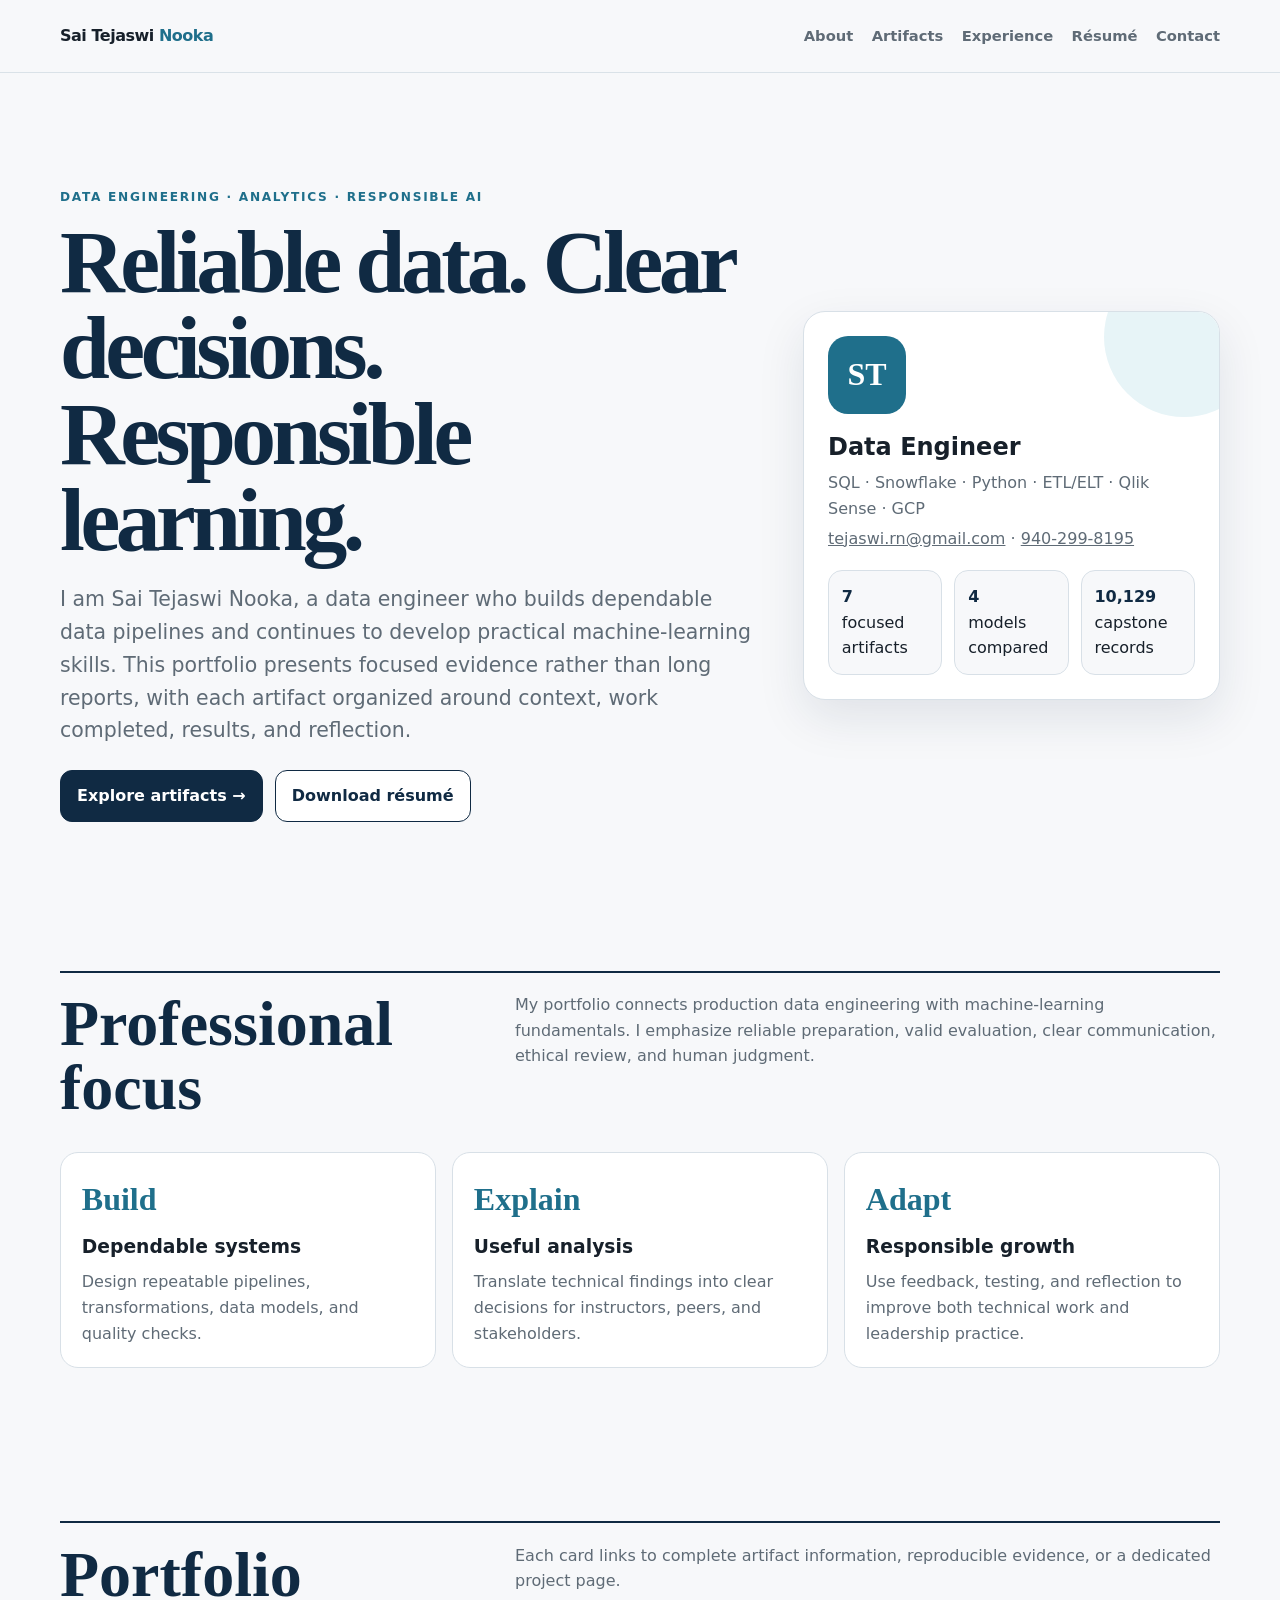
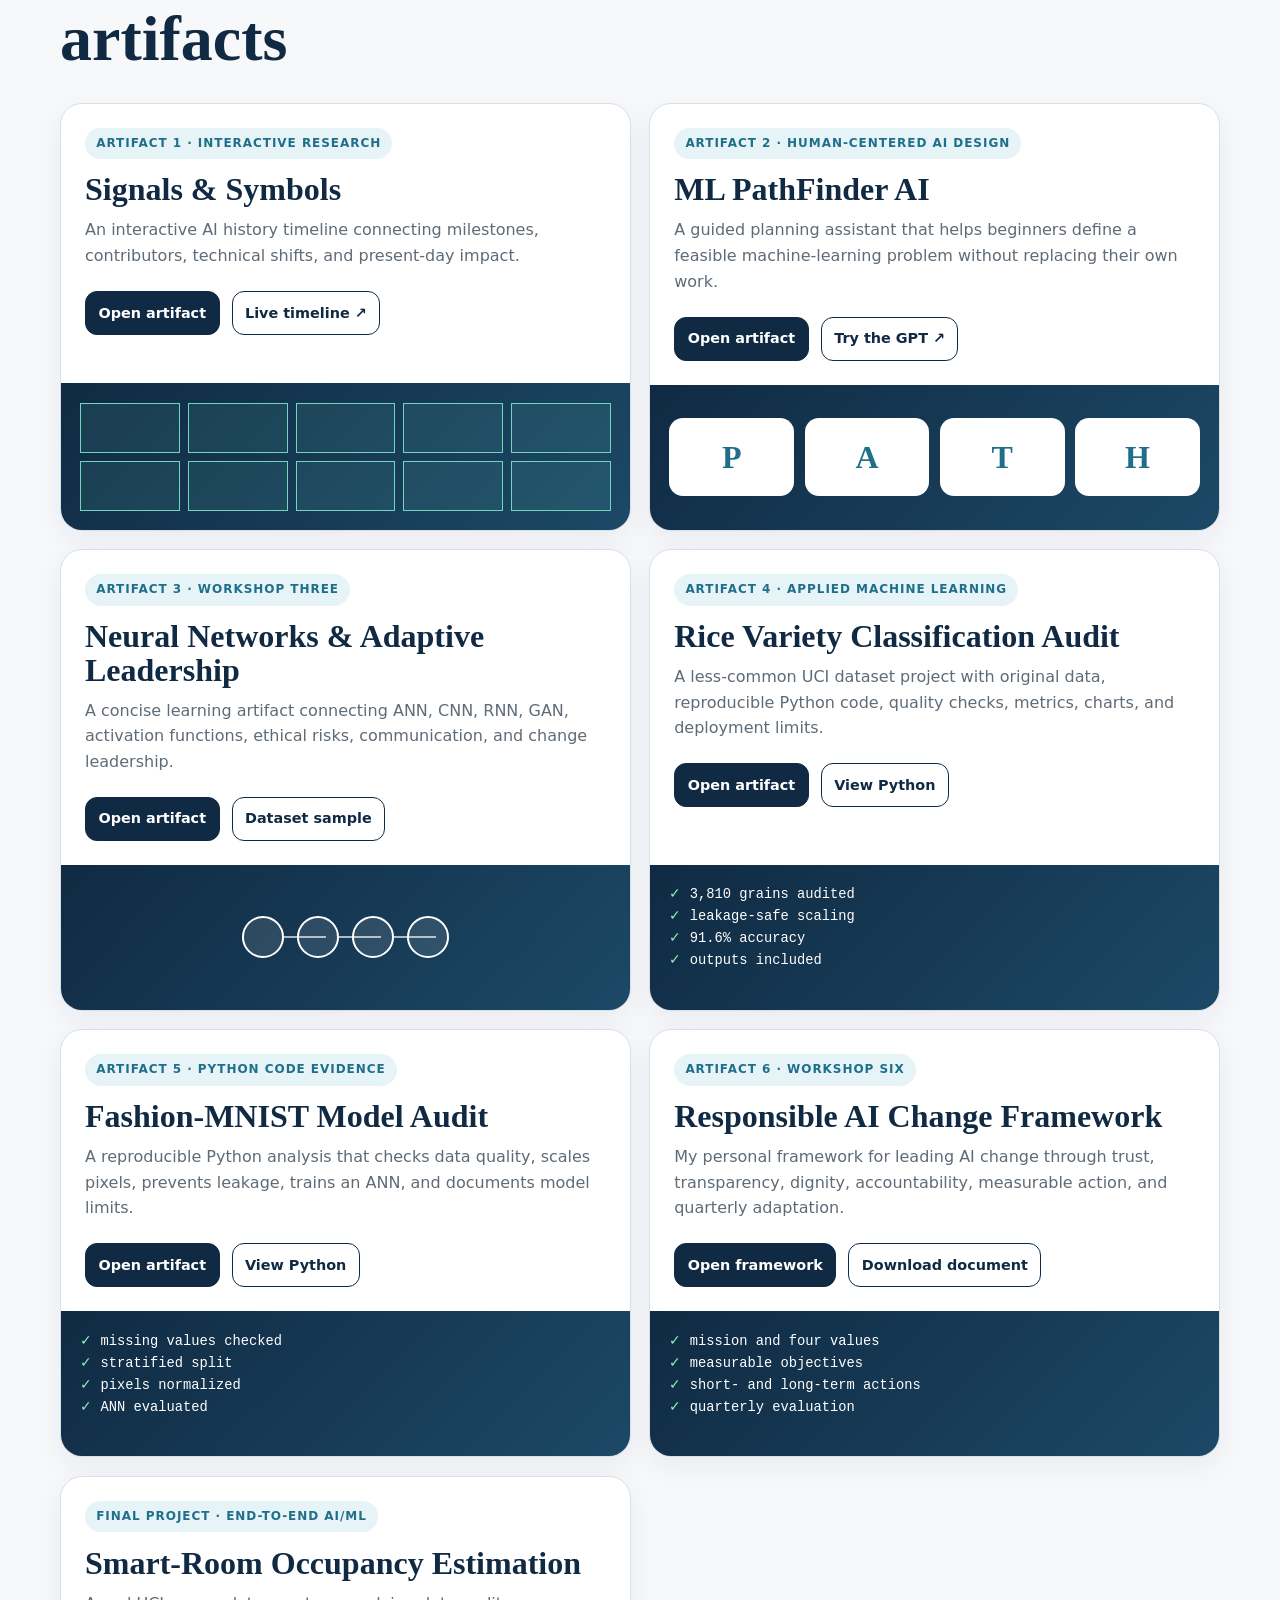
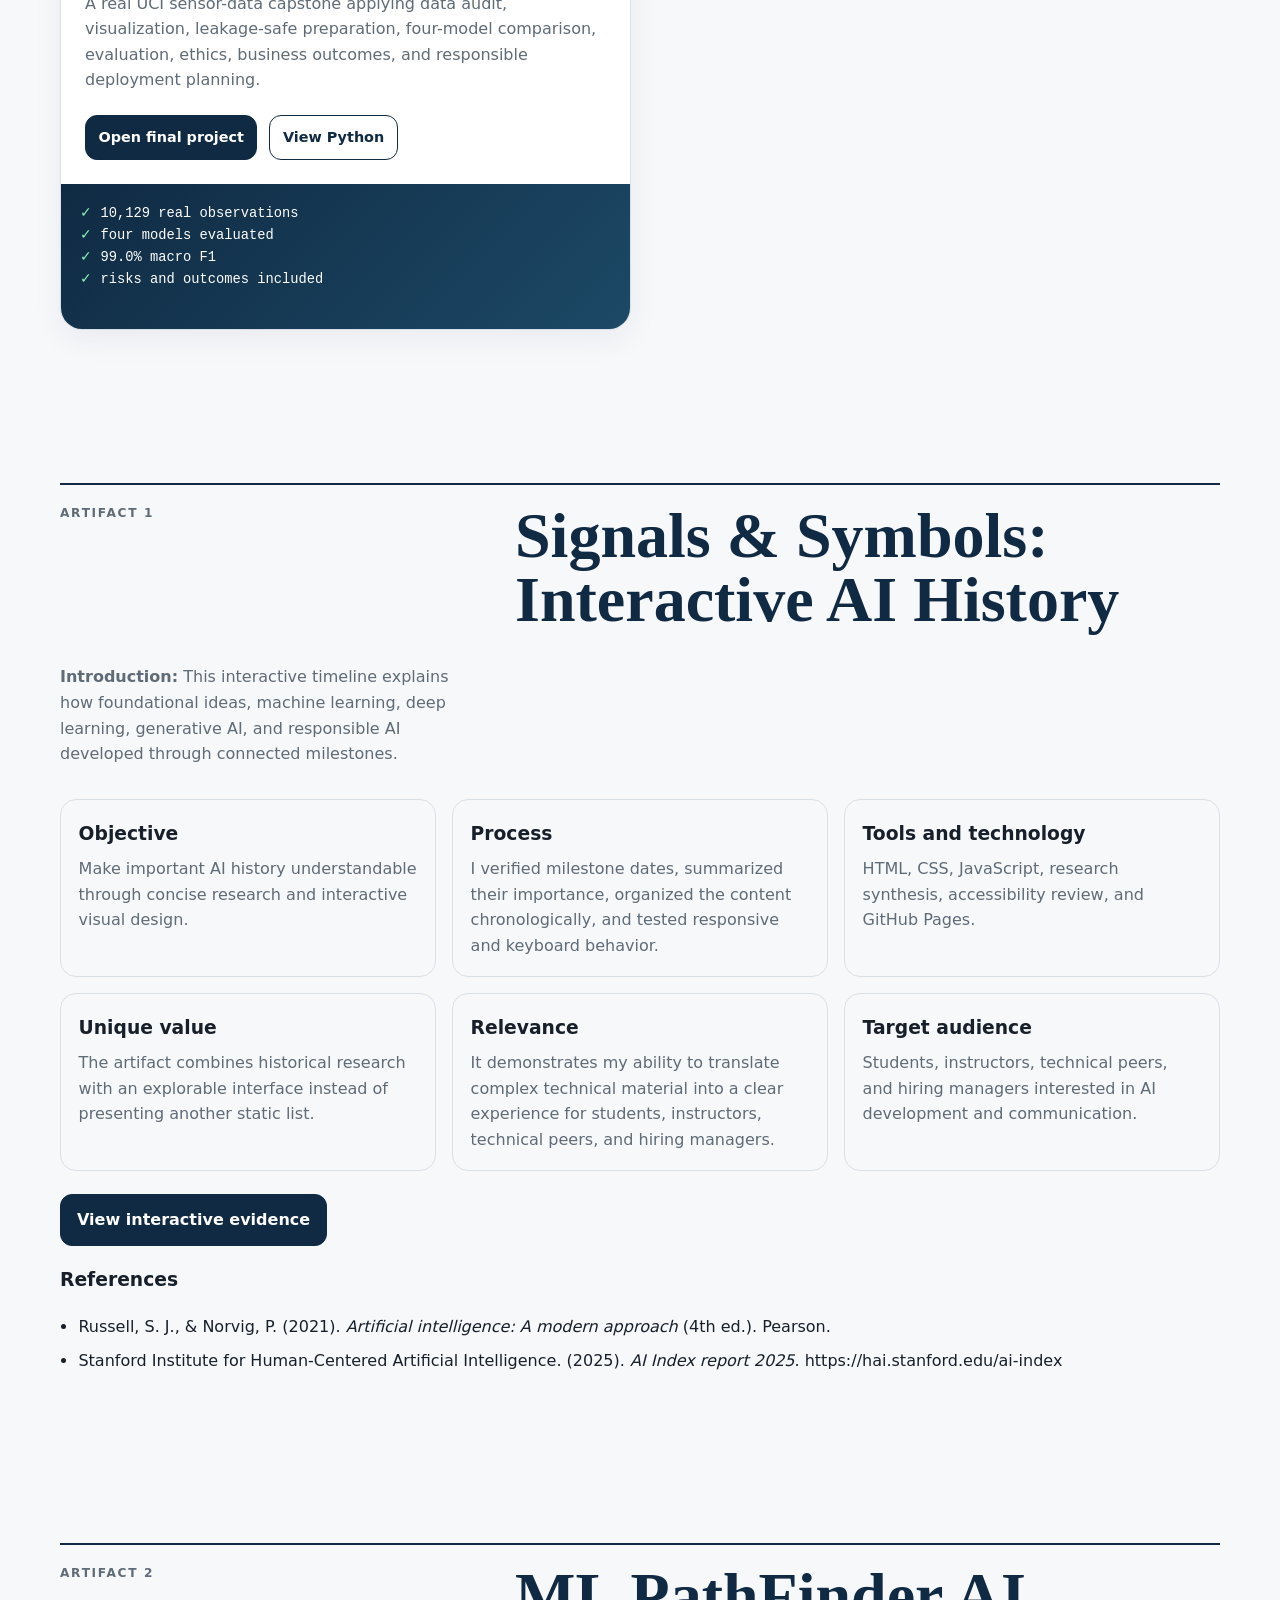
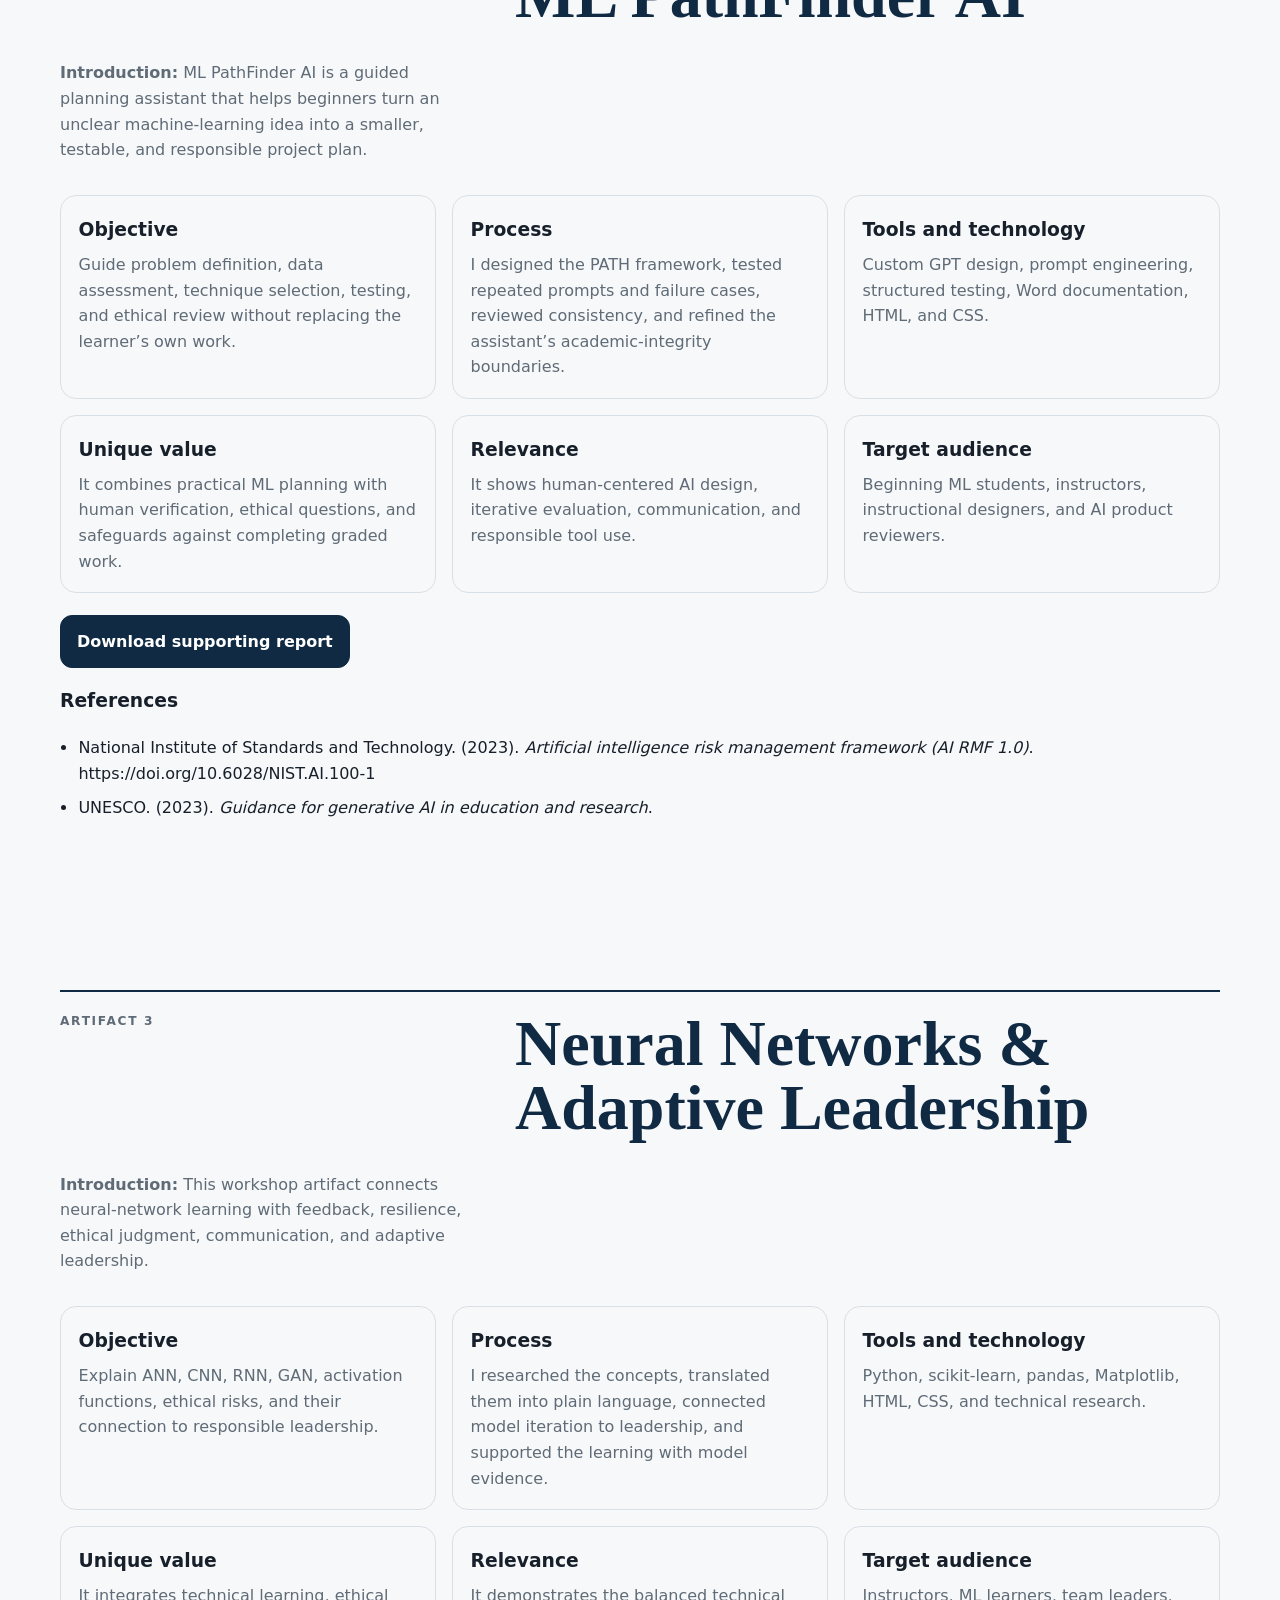
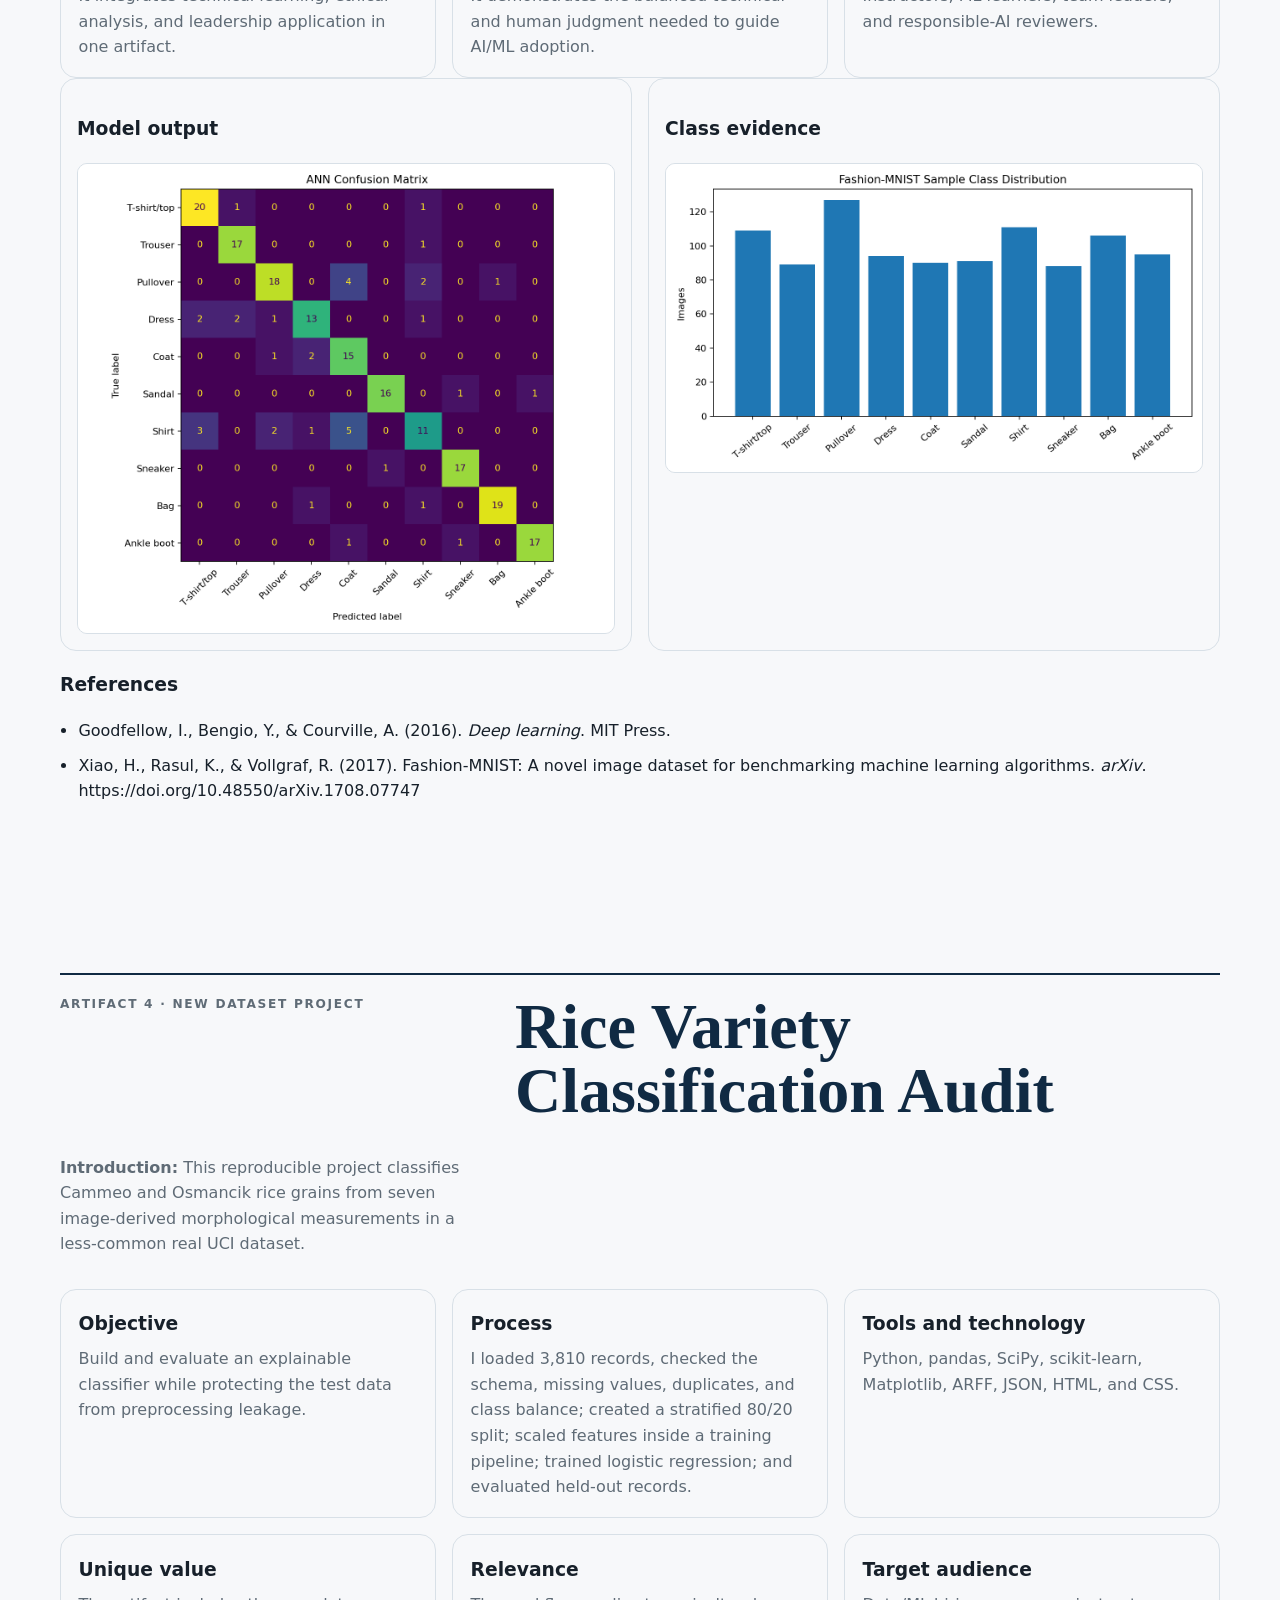
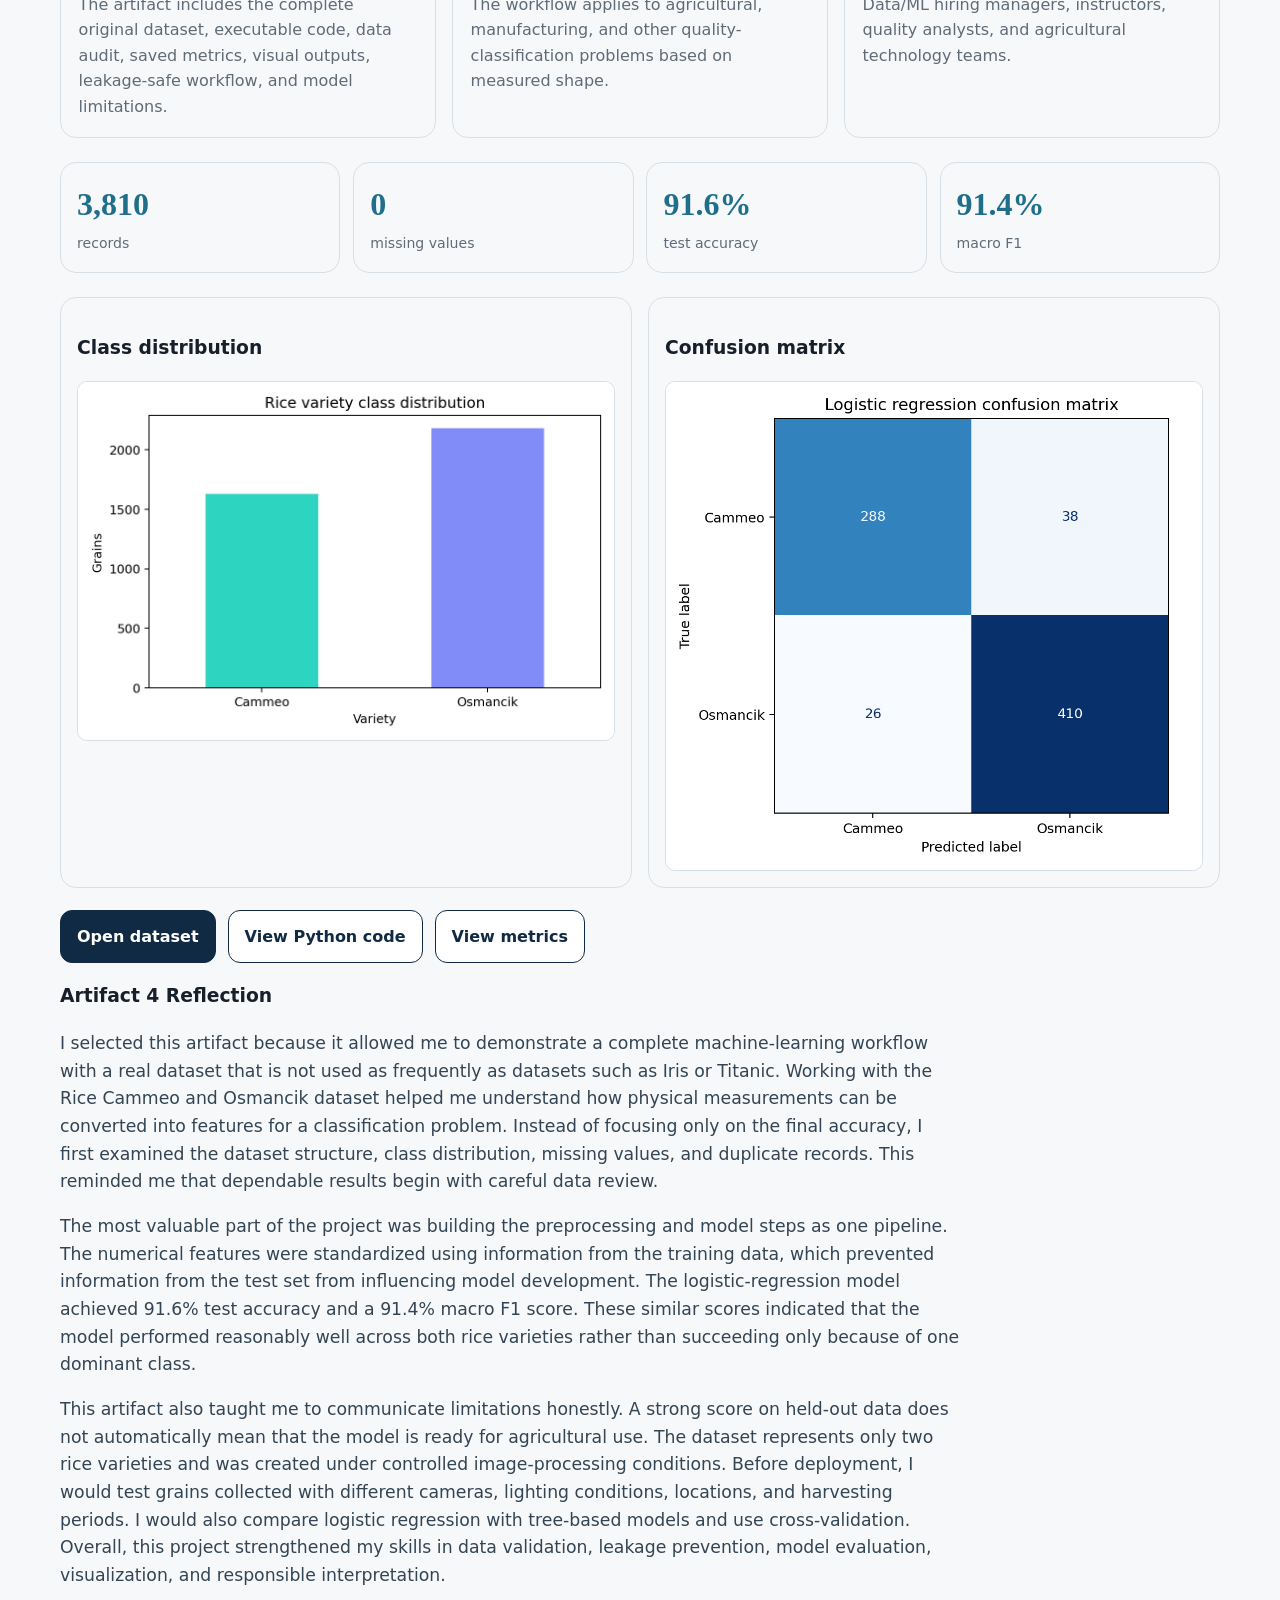
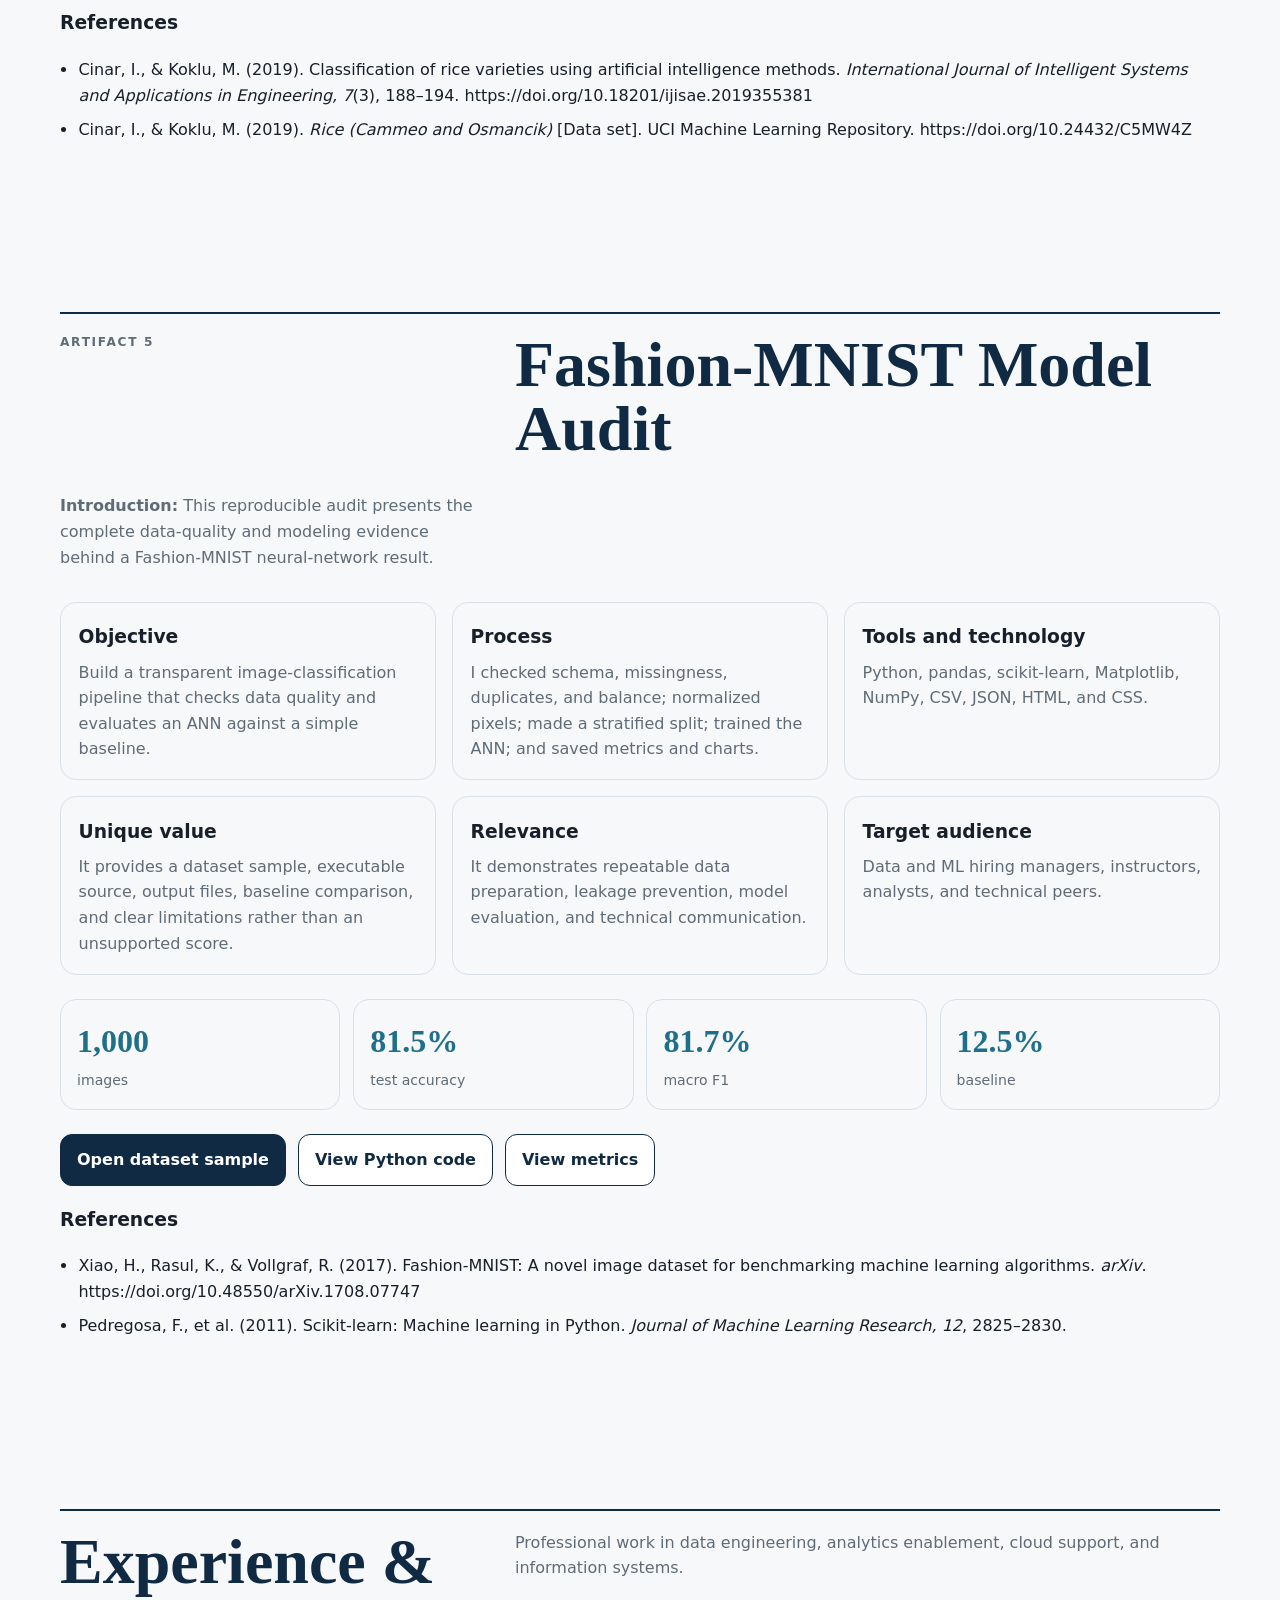
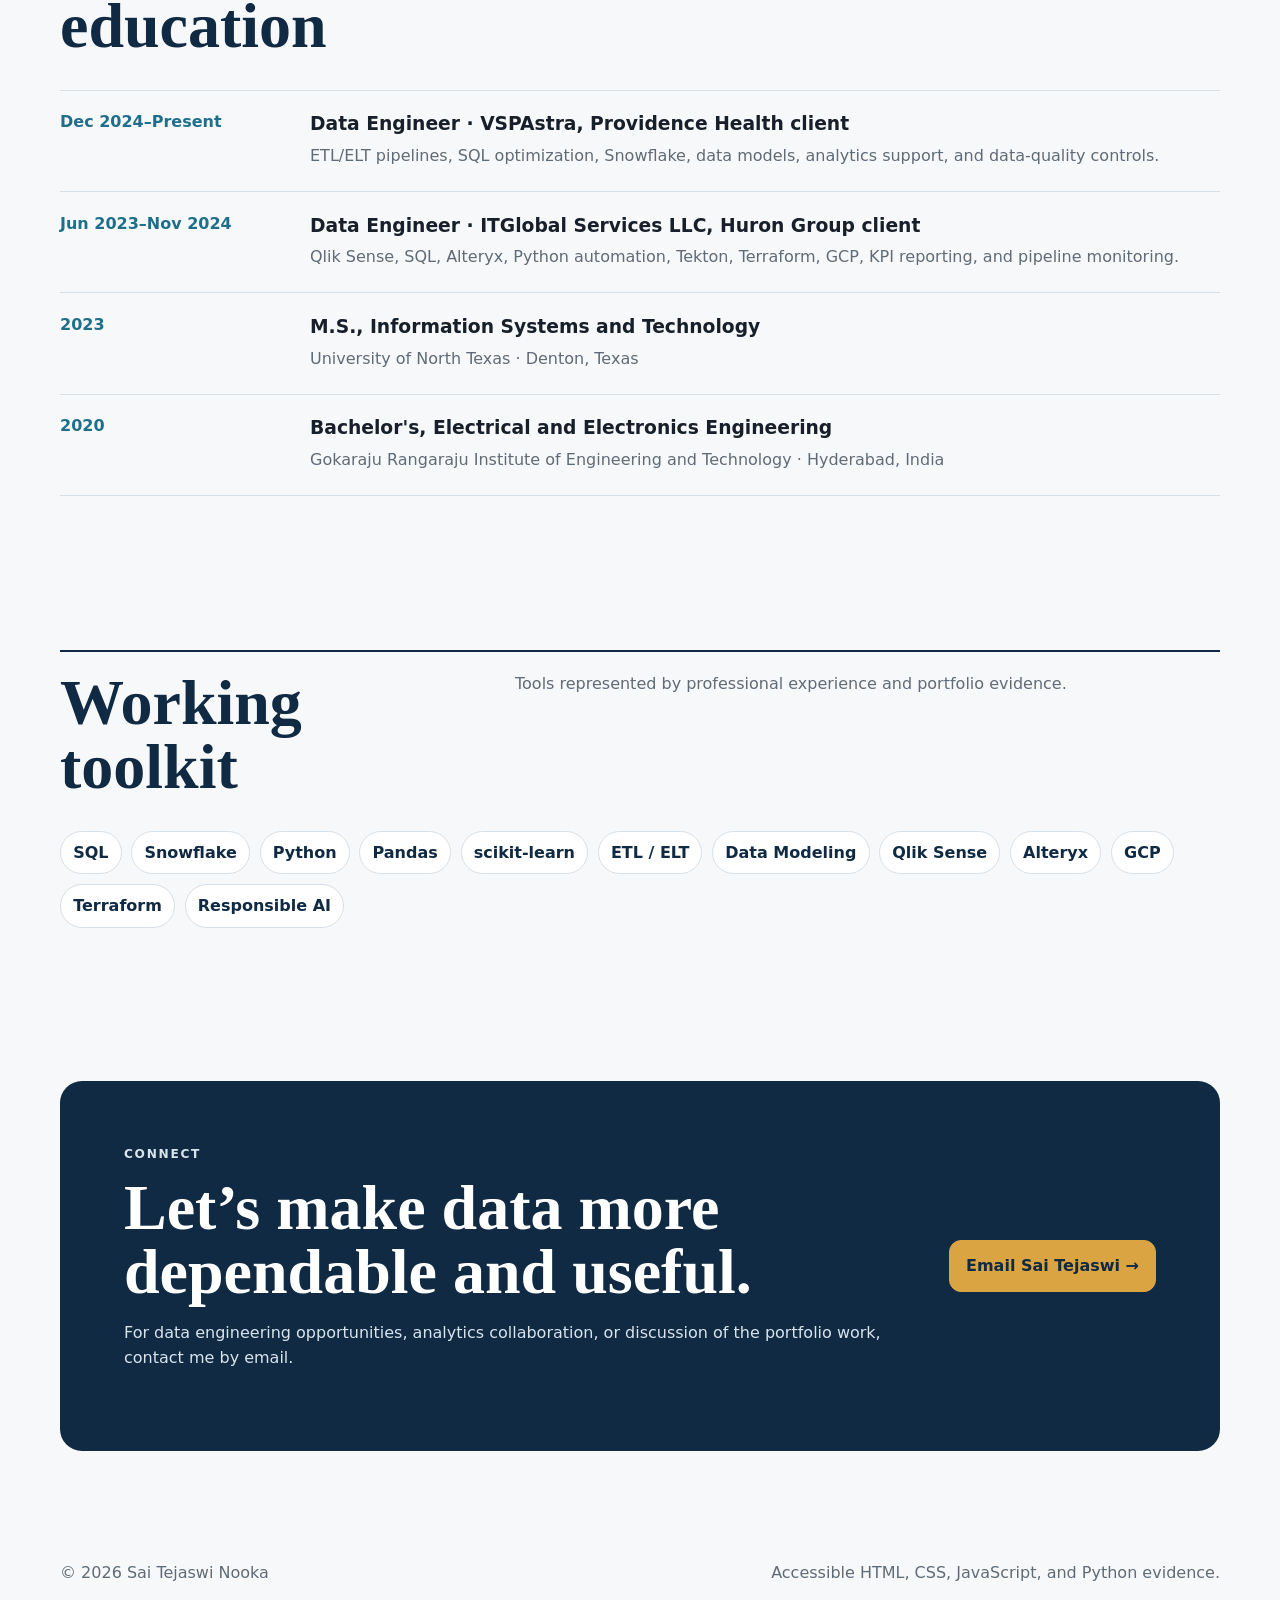
<file: index.html>
<!doctype html>
<html lang="en"><head><meta charset="utf-8"><meta name="viewport" content="width=device-width,initial-scale=1"><meta name="description" content="Professional portfolio of Sai Tejaswi Nooka featuring data engineering, AI, neural-network learning, and Python evidence."><title>Sai Tejaswi Nooka | Data Engineering & AI Portfolio</title><link rel="stylesheet" href="assets/styles.css"></head><body><a class="skip" href="#main">Skip to content</a><header class="site-header"><nav class="nav" aria-label="Primary navigation"><a class="brand" href="index.html">Sai Tejaswi <span>Nooka</span></a><button class="mobile-toggle" aria-expanded="false" aria-label="Toggle navigation">Menu</button><div class="nav-links"><a href="index.html#about">About</a><a href="index.html#artifacts">Artifacts</a><a href="index.html#experience">Experience</a><a href="resume.html">Résumé</a><a href="index.html#contact">Contact</a></div></nav></header><main id="main">
<section class="container hero">
  <div><p class="kicker">Data Engineering · Analytics · Responsible AI</p><h1>Reliable data. Clear decisions. Responsible learning.</h1><p class="hero-copy">I am Sai Tejaswi Nooka, a data engineer who builds dependable data pipelines and continues to develop practical machine-learning skills. This portfolio presents focused evidence rather than long reports, with each artifact organized around context, work completed, results, and reflection.</p><div class="actions"><a class="btn" href="#artifacts">Explore artifacts →</a><a class="btn secondary" href="Sai_Tejaswi_Nooka_Resume.docx">Download résumé</a></div></div>
  <aside class="profile-panel"><div class="monogram">ST</div><h2>Data Engineer</h2><p>SQL · Snowflake · Python · ETL/ELT · Qlik Sense · GCP</p><p><a href="mailto:tejaswi.rn@gmail.com">tejaswi.rn@gmail.com</a> · <a href="tel:+19402998195">940-299-8195</a></p><div class="quick-stats"><div><strong>7</strong><span>focused artifacts</span></div><div><strong>4</strong><span>models compared</span></div><div><strong>10,129</strong><span>capstone records</span></div></div></aside>
</section>
<section class="container section" id="about"><div class="section-head"><h2>Professional focus</h2><p>My portfolio connects production data engineering with machine-learning fundamentals. I emphasize reliable preparation, valid evaluation, clear communication, ethical review, and human judgment.</p></div><div class="value-grid"><article class="value-card"><strong>Build</strong><h3>Dependable systems</h3><p>Design repeatable pipelines, transformations, data models, and quality checks.</p></article><article class="value-card"><strong>Explain</strong><h3>Useful analysis</h3><p>Translate technical findings into clear decisions for instructors, peers, and stakeholders.</p></article><article class="value-card"><strong>Adapt</strong><h3>Responsible growth</h3><p>Use feedback, testing, and reflection to improve both technical work and leadership practice.</p></article></div></section>
<section class="container section" id="artifacts"><div class="section-head"><h2>Portfolio artifacts</h2><p>Each card links to complete artifact information, reproducible evidence, or a dedicated project page.</p></div><div class="artifact-grid">
<article class="artifact-card"><div class="card-top"><span class="tag">Artifact 1 · Interactive research</span><h3>Signals &amp; Symbols</h3><p>An interactive AI history timeline connecting milestones, contributors, technical shifts, and present-day impact.</p><div class="card-actions"><a class="btn small" href="#artifact-1">Open artifact</a><a class="btn small secondary" href="https://tejaswin2299.github.io/portfolio/" target="_blank" rel="noopener">Live timeline ↗</a></div></div><div class="card-visual timeline" aria-hidden="true"><span></span><span></span><span></span><span></span><span></span><span></span><span></span><span></span><span></span><span></span></div></article>
<article class="artifact-card"><div class="card-top"><span class="tag">Artifact 2 · Human-centered AI design</span><h3>ML PathFinder AI</h3><p>A guided planning assistant that helps beginners define a feasible machine-learning problem without replacing their own work.</p><div class="card-actions"><a class="btn small" href="#artifact-2">Open artifact</a><a class="btn small secondary" href="https://chatgpt.com/g/g-6a55047ff4548191a00dfd700e342e0c-ml-pathfinder-ai" target="_blank" rel="noopener">Try the GPT ↗</a></div></div><div class="card-visual path" aria-hidden="true"><b>P</b><b>A</b><b>T</b><b>H</b></div></article>
<article class="artifact-card"><div class="card-top"><span class="tag">Artifact 3 · Workshop Three</span><h3>Neural Networks &amp; Adaptive Leadership</h3><p>A concise learning artifact connecting ANN, CNN, RNN, GAN, activation functions, ethical risks, communication, and change leadership.</p><div class="card-actions"><a class="btn small" href="#artifact-3">Open artifact</a><a class="btn small secondary" href="data/fashion_mnist_kaggle_sample.csv">Dataset sample</a></div></div><div class="card-visual network" aria-hidden="true"><span class="node"></span><span class="node"></span><span class="node"></span><span class="node"></span></div></article>
<article class="artifact-card"><div class="card-top"><span class="tag">Artifact 4 · Applied machine learning</span><h3>Rice Variety Classification Audit</h3><p>A less-common UCI dataset project with original data, reproducible Python code, quality checks, metrics, charts, and deployment limits.</p><div class="card-actions"><a class="btn small" href="#artifact-4">Open artifact</a><a class="btn small secondary" href="evidence/rice_variety_analysis.py">View Python</a></div></div><div class="card-visual code" aria-hidden="true"><span><em>✓</em> 3,810 grains audited</span><span><em>✓</em> leakage-safe scaling</span><span><em>✓</em> 91.6% accuracy</span><span><em>✓</em> outputs included</span></div></article>
<article class="artifact-card"><div class="card-top"><span class="tag">Artifact 5 · Python code evidence</span><h3>Fashion-MNIST Model Audit</h3><p>A reproducible Python analysis that checks data quality, scales pixels, prevents leakage, trains an ANN, and documents model limits.</p><div class="card-actions"><a class="btn small" href="#artifact-5">Open artifact</a><a class="btn small secondary" href="evidence/fashion_mnist_analysis.py">View Python</a></div></div><div class="card-visual code" aria-hidden="true"><span><em>✓</em> missing values checked</span><span><em>✓</em> stratified split</span><span><em>✓</em> pixels normalized</span><span><em>✓</em> ANN evaluated</span></div></article>
<article class="artifact-card"><div class="card-top"><span class="tag">Artifact 6 · Workshop Six</span><h3>Responsible AI Change Framework</h3><p>My personal framework for leading AI change through trust, transparency, dignity, accountability, measurable action, and quarterly adaptation.</p><div class="card-actions"><a class="btn small" href="change-leader-framework.html">Open framework</a><a class="btn small secondary" href="evidence/Sai_Tejaswi_Nooka_Change_Leader_Framework.docx">Download document</a></div></div><div class="card-visual code" aria-hidden="true"><span><em>✓</em> mission and four values</span><span><em>✓</em> measurable objectives</span><span><em>✓</em> short- and long-term actions</span><span><em>✓</em> quarterly evaluation</span></div></article>
<article class="artifact-card"><div class="card-top"><span class="tag">Final Project · End-to-End AI/ML</span><h3>Smart-Room Occupancy Estimation</h3><p>A real UCI sensor-data capstone applying data audit, visualization, leakage-safe preparation, four-model comparison, evaluation, ethics, business outcomes, and responsible deployment planning.</p><div class="card-actions"><a class="btn small" href="occupancy-capstone.html">Open final project</a><a class="btn small secondary" href="evidence/occupancy_capstone_analysis.py">View Python</a></div></div><div class="card-visual code" aria-hidden="true"><span><em>✓</em> 10,129 real observations</span><span><em>✓</em> four models evaluated</span><span><em>✓</em> 99.0% macro F1</span><span><em>✓</em> risks and outcomes included</span></div></article>
</div></section>
<section class="container section artifact-detail" id="artifact-1">
  <div class="section-head"><p class="kicker">Artifact 1</p><h2>Signals &amp; Symbols: Interactive AI History</h2><p><strong>Introduction:</strong> This interactive timeline explains how foundational ideas, machine learning, deep learning, generative AI, and responsible AI developed through connected milestones.</p></div>
  <div class="info-grid">
    <article class="info-card"><h3>Objective</h3><p>Make important AI history understandable through concise research and interactive visual design.</p></article>
    <article class="info-card"><h3>Process</h3><p>I verified milestone dates, summarized their importance, organized the content chronologically, and tested responsive and keyboard behavior.</p></article>
    <article class="info-card"><h3>Tools and technology</h3><p>HTML, CSS, JavaScript, research synthesis, accessibility review, and GitHub Pages.</p></article>
    <article class="info-card"><h3>Unique value</h3><p>The artifact combines historical research with an explorable interface instead of presenting another static list.</p></article>
    <article class="info-card"><h3>Relevance</h3><p>It demonstrates my ability to translate complex technical material into a clear experience for students, instructors, technical peers, and hiring managers.</p></article>
    <article class="info-card"><h3>Target audience</h3><p>Students, instructors, technical peers, and hiring managers interested in AI development and communication.</p></article>
  </div>
  <div class="actions"><a class="btn" href="timeline.html">View interactive evidence</a></div>
  <h3>References</h3><ul class="clean-list"><li>Russell, S. J., &amp; Norvig, P. (2021). <em>Artificial intelligence: A modern approach</em> (4th ed.). Pearson.</li><li>Stanford Institute for Human-Centered Artificial Intelligence. (2025). <em>AI Index report 2025</em>. https://hai.stanford.edu/ai-index</li></ul>
</section>

<section class="container section artifact-detail" id="artifact-2">
  <div class="section-head"><p class="kicker">Artifact 2</p><h2>ML PathFinder AI</h2><p><strong>Introduction:</strong> ML PathFinder AI is a guided planning assistant that helps beginners turn an unclear machine-learning idea into a smaller, testable, and responsible project plan.</p></div>
  <div class="info-grid">
    <article class="info-card"><h3>Objective</h3><p>Guide problem definition, data assessment, technique selection, testing, and ethical review without replacing the learner’s own work.</p></article>
    <article class="info-card"><h3>Process</h3><p>I designed the PATH framework, tested repeated prompts and failure cases, reviewed consistency, and refined the assistant’s academic-integrity boundaries.</p></article>
    <article class="info-card"><h3>Tools and technology</h3><p>Custom GPT design, prompt engineering, structured testing, Word documentation, HTML, and CSS.</p></article>
    <article class="info-card"><h3>Unique value</h3><p>It combines practical ML planning with human verification, ethical questions, and safeguards against completing graded work.</p></article>
    <article class="info-card"><h3>Relevance</h3><p>It shows human-centered AI design, iterative evaluation, communication, and responsible tool use.</p></article>
    <article class="info-card"><h3>Target audience</h3><p>Beginning ML students, instructors, instructional designers, and AI product reviewers.</p></article>
  </div>
  <div class="actions"><a class="btn" href="ML_PathFinder_AI_Lab_Report.docx">Download supporting report</a></div>
  <h3>References</h3><ul class="clean-list"><li>National Institute of Standards and Technology. (2023). <em>Artificial intelligence risk management framework (AI RMF 1.0)</em>. https://doi.org/10.6028/NIST.AI.100-1</li><li>UNESCO. (2023). <em>Guidance for generative AI in education and research</em>.</li></ul>
</section>

<section class="container section artifact-detail" id="artifact-3">
  <div class="section-head"><p class="kicker">Artifact 3</p><h2>Neural Networks &amp; Adaptive Leadership</h2><p><strong>Introduction:</strong> This workshop artifact connects neural-network learning with feedback, resilience, ethical judgment, communication, and adaptive leadership.</p></div>
  <div class="info-grid">
    <article class="info-card"><h3>Objective</h3><p>Explain ANN, CNN, RNN, GAN, activation functions, ethical risks, and their connection to responsible leadership.</p></article>
    <article class="info-card"><h3>Process</h3><p>I researched the concepts, translated them into plain language, connected model iteration to leadership, and supported the learning with model evidence.</p></article>
    <article class="info-card"><h3>Tools and technology</h3><p>Python, scikit-learn, pandas, Matplotlib, HTML, CSS, and technical research.</p></article>
    <article class="info-card"><h3>Unique value</h3><p>It integrates technical learning, ethical analysis, and leadership application in one artifact.</p></article>
    <article class="info-card"><h3>Relevance</h3><p>It demonstrates the balanced technical and human judgment needed to guide AI/ML adoption.</p></article>
    <article class="info-card"><h3>Target audience</h3><p>Instructors, ML learners, team leaders, and responsible-AI reviewers.</p></article>
  </div>
  <div class="evidence-grid"><article class="evidence-card"><h3>Model output</h3><img src="evidence/outputs/confusion_matrix.png" alt="Fashion-MNIST model confusion matrix"></article><article class="evidence-card"><h3>Class evidence</h3><img src="evidence/outputs/class_distribution.png" alt="Fashion-MNIST class distribution"></article></div>
  <h3>References</h3><ul class="clean-list"><li>Goodfellow, I., Bengio, Y., &amp; Courville, A. (2016). <em>Deep learning</em>. MIT Press.</li><li>Xiao, H., Rasul, K., &amp; Vollgraf, R. (2017). Fashion-MNIST: A novel image dataset for benchmarking machine learning algorithms. <em>arXiv</em>. https://doi.org/10.48550/arXiv.1708.07747</li></ul>
</section>

<section class="container section artifact-detail" id="artifact-4">
  <div class="section-head"><p class="kicker">Artifact 4 · New dataset project</p><h2>Rice Variety Classification Audit</h2><p><strong>Introduction:</strong> This reproducible project classifies Cammeo and Osmancik rice grains from seven image-derived morphological measurements in a less-common real UCI dataset.</p></div>
  <div class="info-grid">
    <article class="info-card"><h3>Objective</h3><p>Build and evaluate an explainable classifier while protecting the test data from preprocessing leakage.</p></article>
    <article class="info-card"><h3>Process</h3><p>I loaded 3,810 records, checked the schema, missing values, duplicates, and class balance; created a stratified 80/20 split; scaled features inside a training pipeline; trained logistic regression; and evaluated held-out records.</p></article>
    <article class="info-card"><h3>Tools and technology</h3><p>Python, pandas, SciPy, scikit-learn, Matplotlib, ARFF, JSON, HTML, and CSS.</p></article>
    <article class="info-card"><h3>Unique value</h3><p>The artifact includes the complete original dataset, executable code, data audit, saved metrics, visual outputs, leakage-safe workflow, and model limitations.</p></article>
    <article class="info-card"><h3>Relevance</h3><p>The workflow applies to agricultural, manufacturing, and other quality-classification problems based on measured shape.</p></article>
    <article class="info-card"><h3>Target audience</h3><p>Data/ML hiring managers, instructors, quality analysts, and agricultural technology teams.</p></article>
  </div>
  <div class="metric-grid"><article class="metric"><strong>3,810</strong><span>records</span></article><article class="metric"><strong>0</strong><span>missing values</span></article><article class="metric"><strong>91.6%</strong><span>test accuracy</span></article><article class="metric"><strong>91.4%</strong><span>macro F1</span></article></div>
  <div class="evidence-grid"><article class="evidence-card"><h3>Class distribution</h3><img src="evidence/rice_outputs/rice_class_distribution.png" alt="Rice variety class distribution"></article><article class="evidence-card"><h3>Confusion matrix</h3><img src="evidence/rice_outputs/rice_confusion_matrix.png" alt="Rice variety classifier confusion matrix"></article></div>
  <div class="actions"><a class="btn" href="data/Rice_Cammeo_Osmancik.arff">Open dataset</a><a class="btn secondary" href="evidence/rice_variety_analysis.py">View Python code</a><a class="btn secondary" href="evidence/rice_outputs/rice_metrics.json">View metrics</a></div>
  <div class="reflection-copy"><h3>Artifact 4 Reflection</h3><p>I selected this artifact because it allowed me to demonstrate a complete machine-learning workflow with a real dataset that is not used as frequently as datasets such as Iris or Titanic. Working with the Rice Cammeo and Osmancik dataset helped me understand how physical measurements can be converted into features for a classification problem. Instead of focusing only on the final accuracy, I first examined the dataset structure, class distribution, missing values, and duplicate records. This reminded me that dependable results begin with careful data review.</p><p>The most valuable part of the project was building the preprocessing and model steps as one pipeline. The numerical features were standardized using information from the training data, which prevented information from the test set from influencing model development. The logistic-regression model achieved 91.6% test accuracy and a 91.4% macro F1 score. These similar scores indicated that the model performed reasonably well across both rice varieties rather than succeeding only because of one dominant class.</p><p>This artifact also taught me to communicate limitations honestly. A strong score on held-out data does not automatically mean that the model is ready for agricultural use. The dataset represents only two rice varieties and was created under controlled image-processing conditions. Before deployment, I would test grains collected with different cameras, lighting conditions, locations, and harvesting periods. I would also compare logistic regression with tree-based models and use cross-validation. Overall, this project strengthened my skills in data validation, leakage prevention, model evaluation, visualization, and responsible interpretation.</p></div>
  <h3>References</h3><ul class="clean-list"><li>Cinar, I., &amp; Koklu, M. (2019). Classification of rice varieties using artificial intelligence methods. <em>International Journal of Intelligent Systems and Applications in Engineering, 7</em>(3), 188–194. https://doi.org/10.18201/ijisae.2019355381</li><li>Cinar, I., &amp; Koklu, M. (2019). <em>Rice (Cammeo and Osmancik)</em> [Data set]. UCI Machine Learning Repository. https://doi.org/10.24432/C5MW4Z</li></ul>
</section>

<section class="container section artifact-detail" id="artifact-5">
  <div class="section-head"><p class="kicker">Artifact 5</p><h2>Fashion-MNIST Model Audit</h2><p><strong>Introduction:</strong> This reproducible audit presents the complete data-quality and modeling evidence behind a Fashion-MNIST neural-network result.</p></div>
  <div class="info-grid">
    <article class="info-card"><h3>Objective</h3><p>Build a transparent image-classification pipeline that checks data quality and evaluates an ANN against a simple baseline.</p></article>
    <article class="info-card"><h3>Process</h3><p>I checked schema, missingness, duplicates, and balance; normalized pixels; made a stratified split; trained the ANN; and saved metrics and charts.</p></article>
    <article class="info-card"><h3>Tools and technology</h3><p>Python, pandas, scikit-learn, Matplotlib, NumPy, CSV, JSON, HTML, and CSS.</p></article>
    <article class="info-card"><h3>Unique value</h3><p>It provides a dataset sample, executable source, output files, baseline comparison, and clear limitations rather than an unsupported score.</p></article>
    <article class="info-card"><h3>Relevance</h3><p>It demonstrates repeatable data preparation, leakage prevention, model evaluation, and technical communication.</p></article>
    <article class="info-card"><h3>Target audience</h3><p>Data and ML hiring managers, instructors, analysts, and technical peers.</p></article>
  </div>
  <div class="metric-grid"><article class="metric"><strong>1,000</strong><span>images</span></article><article class="metric"><strong>81.5%</strong><span>test accuracy</span></article><article class="metric"><strong>81.7%</strong><span>macro F1</span></article><article class="metric"><strong>12.5%</strong><span>baseline</span></article></div>
  <div class="actions"><a class="btn" href="data/fashion_mnist_kaggle_sample.csv">Open dataset sample</a><a class="btn secondary" href="evidence/fashion_mnist_analysis.py">View Python code</a><a class="btn secondary" href="evidence/outputs/metrics.json">View metrics</a></div>
  <h3>References</h3><ul class="clean-list"><li>Xiao, H., Rasul, K., &amp; Vollgraf, R. (2017). Fashion-MNIST: A novel image dataset for benchmarking machine learning algorithms. <em>arXiv</em>. https://doi.org/10.48550/arXiv.1708.07747</li><li>Pedregosa, F., et al. (2011). Scikit-learn: Machine learning in Python. <em>Journal of Machine Learning Research, 12</em>, 2825–2830.</li></ul>
</section>
<section class="container section" id="experience"><div class="section-head"><h2>Experience &amp; education</h2><p>Professional work in data engineering, analytics enablement, cloud support, and information systems.</p></div><div class="experience"><div class="experience-row"><div class="date">Dec 2024–Present</div><div><h3>Data Engineer · VSPAstra, Providence Health client</h3><p>ETL/ELT pipelines, SQL optimization, Snowflake, data models, analytics support, and data-quality controls.</p></div></div><div class="experience-row"><div class="date">Jun 2023–Nov 2024</div><div><h3>Data Engineer · ITGlobal Services LLC, Huron Group client</h3><p>Qlik Sense, SQL, Alteryx, Python automation, Tekton, Terraform, GCP, KPI reporting, and pipeline monitoring.</p></div></div><div class="experience-row"><div class="date">2023</div><div><h3>M.S., Information Systems and Technology</h3><p>University of North Texas · Denton, Texas</p></div></div><div class="experience-row"><div class="date">2020</div><div><h3>Bachelor's, Electrical and Electronics Engineering</h3><p>Gokaraju Rangaraju Institute of Engineering and Technology · Hyderabad, India</p></div></div></div></section>
<section class="container section"><div class="section-head"><h2>Working toolkit</h2><p>Tools represented by professional experience and portfolio evidence.</p></div><div class="skills"><span class="skill">SQL</span><span class="skill">Snowflake</span><span class="skill">Python</span><span class="skill">Pandas</span><span class="skill">scikit-learn</span><span class="skill">ETL / ELT</span><span class="skill">Data Modeling</span><span class="skill">Qlik Sense</span><span class="skill">Alteryx</span><span class="skill">GCP</span><span class="skill">Terraform</span><span class="skill">Responsible AI</span></div></section>
<section class="container section" id="contact"><div class="contact"><div><p class="kicker">Connect</p><h2>Let’s make data more dependable and useful.</h2><p>For data engineering opportunities, analytics collaboration, or discussion of the portfolio work, contact me by email.</p></div><a class="btn" href="mailto:tejaswi.rn@gmail.com">Email Sai Tejaswi →</a></div></section>
</main><footer class="container"><span>© 2026 Sai Tejaswi Nooka</span><span>Accessible HTML, CSS, JavaScript, and Python evidence.</span></footer><script src="assets/site.js"></script></body></html>
</file>
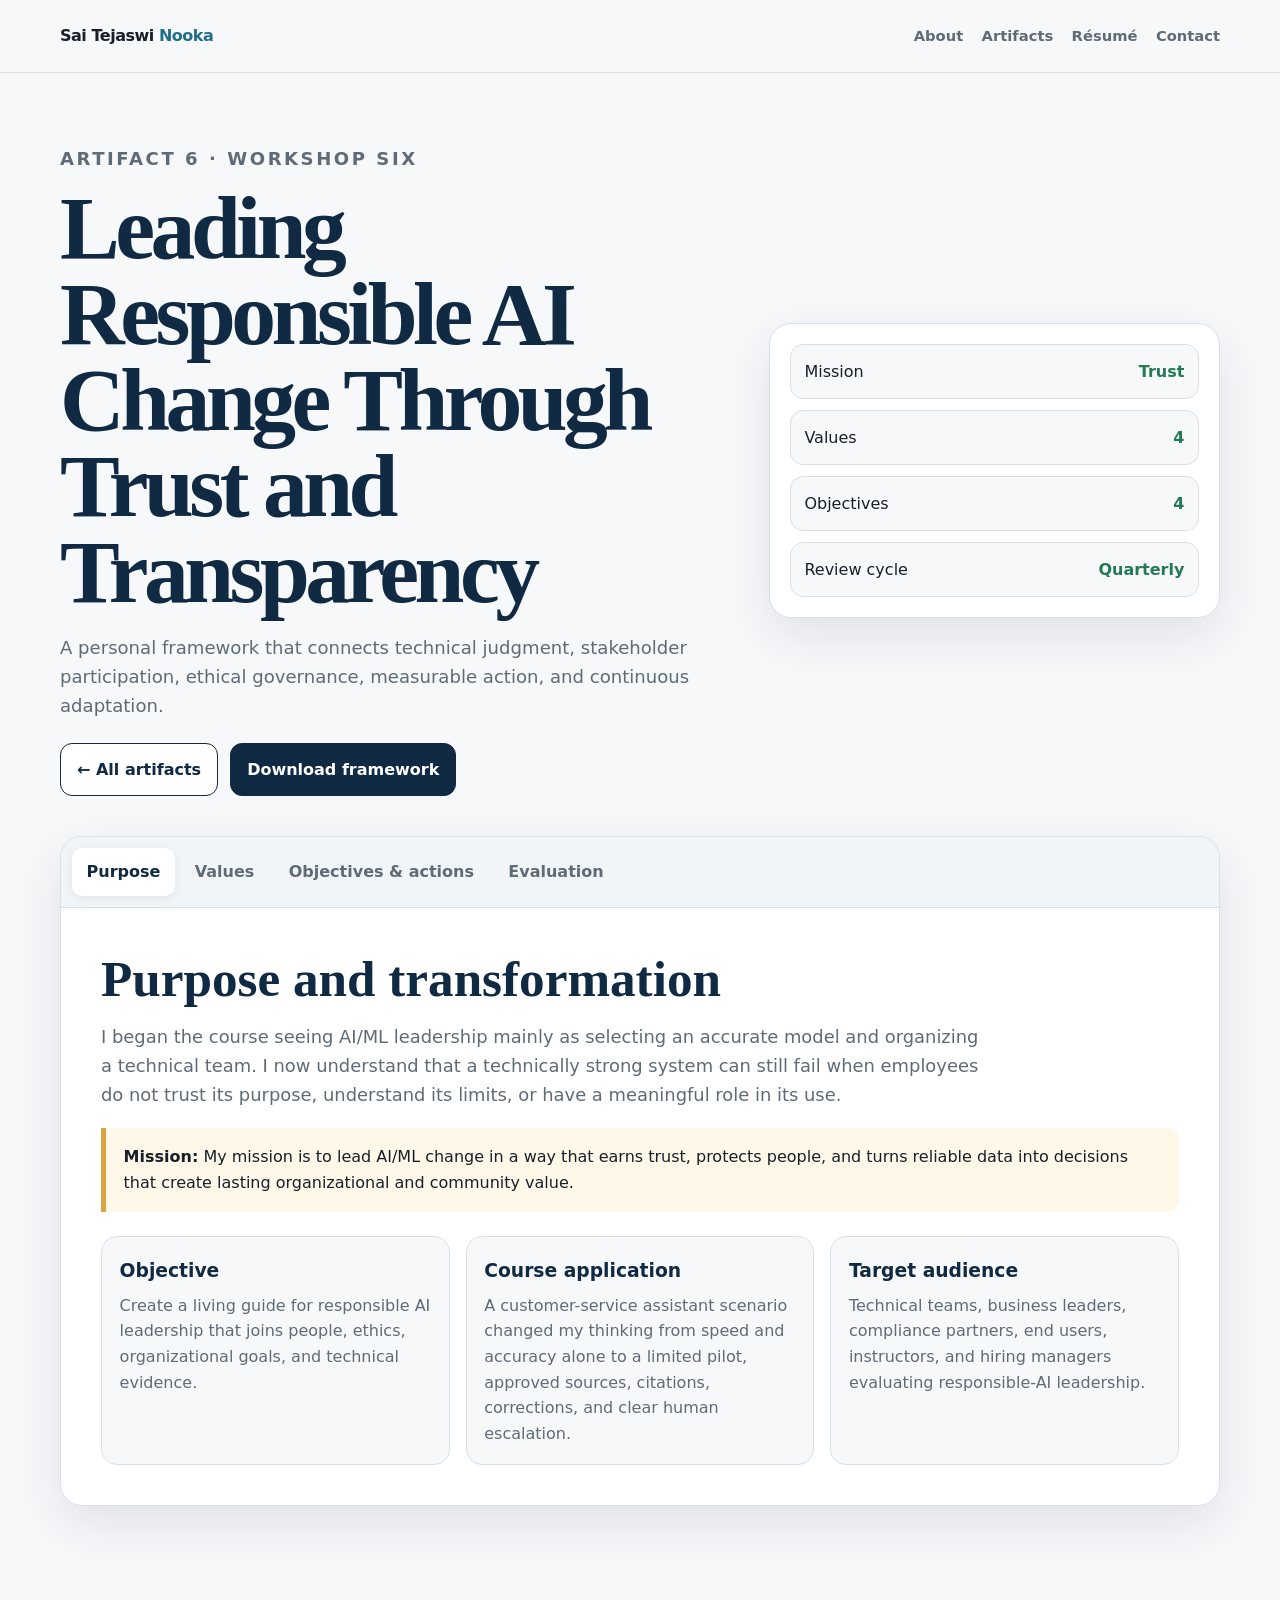
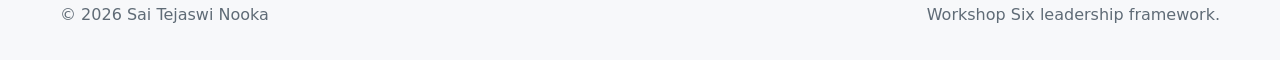
<file: change-leader-framework.html>
<!doctype html>
<html lang="en"><head><meta charset="utf-8"><meta name="viewport" content="width=device-width,initial-scale=1"><meta name="description" content="Sai Tejaswi Nooka's responsible AI change-leadership framework."><title>Responsible AI Change Framework | Sai Tejaswi Nooka</title><link rel="stylesheet" href="assets/styles.css"></head><body><a class="skip" href="#main">Skip to content</a><header class="site-header"><nav class="nav" aria-label="Primary navigation"><a class="brand" href="index.html">Sai Tejaswi <span>Nooka</span></a><button class="mobile-toggle" aria-expanded="false" aria-label="Toggle navigation">Menu</button><div class="nav-links"><a href="index.html#about">About</a><a href="index.html#artifacts">Artifacts</a><a href="resume.html">Résumé</a><a href="index.html#contact">Contact</a></div></nav></header>
<main id="main"><section class="container artifact-hero"><div><p class="kicker">Artifact 6 · Workshop Six</p><h1>Leading Responsible AI Change Through Trust and Transparency</h1><p>A personal framework that connects technical judgment, stakeholder participation, ethical governance, measurable action, and continuous adaptation.</p><div class="actions"><a class="btn secondary" href="index.html#artifacts">← All artifacts</a><a class="btn" href="evidence/Sai_Tejaswi_Nooka_Change_Leader_Framework.docx">Download framework</a></div></div><div class="hero-diagram"><div class="audit-list"><div class="audit-row"><span>Mission</span><strong class="badge-pass">Trust</strong></div><div class="audit-row"><span>Values</span><strong class="badge-pass">4</strong></div><div class="audit-row"><span>Objectives</span><strong class="badge-pass">4</strong></div><div class="audit-row"><span>Review cycle</span><strong class="badge-pass">Quarterly</strong></div></div></div></section>
<section class="container tab-shell" data-tabs><div class="tab-list" role="tablist" aria-label="Framework sections"><button class="tab-button" role="tab" id="f1b" aria-controls="f1" aria-selected="true">Purpose</button><button class="tab-button" role="tab" id="f2b" aria-controls="f2" aria-selected="false">Values</button><button class="tab-button" role="tab" id="f3b" aria-controls="f3" aria-selected="false">Objectives & actions</button><button class="tab-button" role="tab" id="f4b" aria-controls="f4" aria-selected="false">Evaluation</button></div>
<section class="tab-panel" role="tabpanel" id="f1" aria-labelledby="f1b"><h2>Purpose and transformation</h2><p class="lede">I began the course seeing AI/ML leadership mainly as selecting an accurate model and organizing a technical team. I now understand that a technically strong system can still fail when employees do not trust its purpose, understand its limits, or have a meaningful role in its use.</p><div class="callout"><strong>Mission:</strong> My mission is to lead AI/ML change in a way that earns trust, protects people, and turns reliable data into decisions that create lasting organizational and community value.</div><div class="info-grid"><article class="info-card"><h3>Objective</h3><p>Create a living guide for responsible AI leadership that joins people, ethics, organizational goals, and technical evidence.</p></article><article class="info-card"><h3>Course application</h3><p>A customer-service assistant scenario changed my thinking from speed and accuracy alone to a limited pilot, approved sources, citations, corrections, and clear human escalation.</p></article><article class="info-card"><h3>Target audience</h3><p>Technical teams, business leaders, compliance partners, end users, instructors, and hiring managers evaluating responsible-AI leadership.</p></article></div></section>
<section class="tab-panel" role="tabpanel" id="f2" aria-labelledby="f2b" hidden><h2>Four core values</h2><div class="info-grid"><article class="info-card"><h3>Transparency</h3><p>I will explain purpose, data sources, known limits, and appropriate uses in language affected users can understand.</p></article><article class="info-card"><h3>Human dignity and fairness</h3><p>I will not reduce people to predictions. I will test outcomes across relevant groups and preserve human review for consequential decisions.</p></article><article class="info-card"><h3>Accountability</h3><p>I will make ownership visible: who approves, monitors, responds to incidents, and can stop a system.</p></article><article class="info-card"><h3>Learning and humility</h3><p>I will remain open to correction because models, data, organizational conditions, and community needs change.</p></article></div></section>
<section class="tab-panel" role="tabpanel" id="f3" aria-labelledby="f3b" hidden><h2>Measurable objectives and action</h2><div class="info-grid"><article class="info-card"><h3>Six months</h3><p>Complete an advanced responsible-AI, model-evaluation, or governance course and apply three practices at work.</p></article><article class="info-card"><h3>Every pilot</h3><p>Create a stakeholder map and hold at least two feedback sessions before full deployment, recording concerns and responses.</p></article><article class="info-card"><h3>One year</h3><p>Implement a scorecard covering task accuracy, error severity, adoption, response time, fairness, and human escalation.</p></article><article class="info-card"><h3>Every quarter</h3><p>Present one short AI learning session and target at least 80% participant clarity about system purpose and limitations.</p></article><article class="info-card"><h3>Short-term action</h3><p>Study NIST and UNESCO guidance, interview users, define success and stop conditions, run small pilots, and provide weekly office hours.</p></article><article class="info-card"><h3>Long-term action</h3><p>Build cross-functional governance and reusable model cards, risk registers, test templates, and incident procedures.</p></article></div></section>
<section class="tab-panel" role="tabpanel" id="f4" aria-labelledby="f4b" hidden><h2>Evaluation and adaptation</h2><p class="lede">I will review the framework every three months, score communication, ethical judgment, collaboration, technical learning, and adaptability from one to five, and request anonymous feedback from at least three technical and nontechnical colleagues.</p><div class="callout"><strong>Decision rule:</strong> Low adoption triggers investigation of usefulness, workload, training, and trust. Missed fairness or safety thresholds pause expansion and require revision.</div><h2>References</h2><ul class="clean-list"><li>Kotter, J. P. (2012). <em>Leading change</em>. Harvard Business Review Press.</li><li>National Institute of Standards and Technology. (2023). <em>Artificial intelligence risk management framework (AI RMF 1.0)</em>. https://doi.org/10.6028/NIST.AI.100-1</li><li>New International Version Bible. (2011). Zondervan. (Original work published 1978)</li><li>UNESCO. (2021). <em>Recommendation on the ethics of artificial intelligence</em>. https://unesdoc.unesco.org/ark:/48223/pf0000381137</li></ul></section></section></main><footer class="container"><span>© 2026 Sai Tejaswi Nooka</span><span>Workshop Six leadership framework.</span></footer><script src="assets/site.js"></script></body></html>
</file>
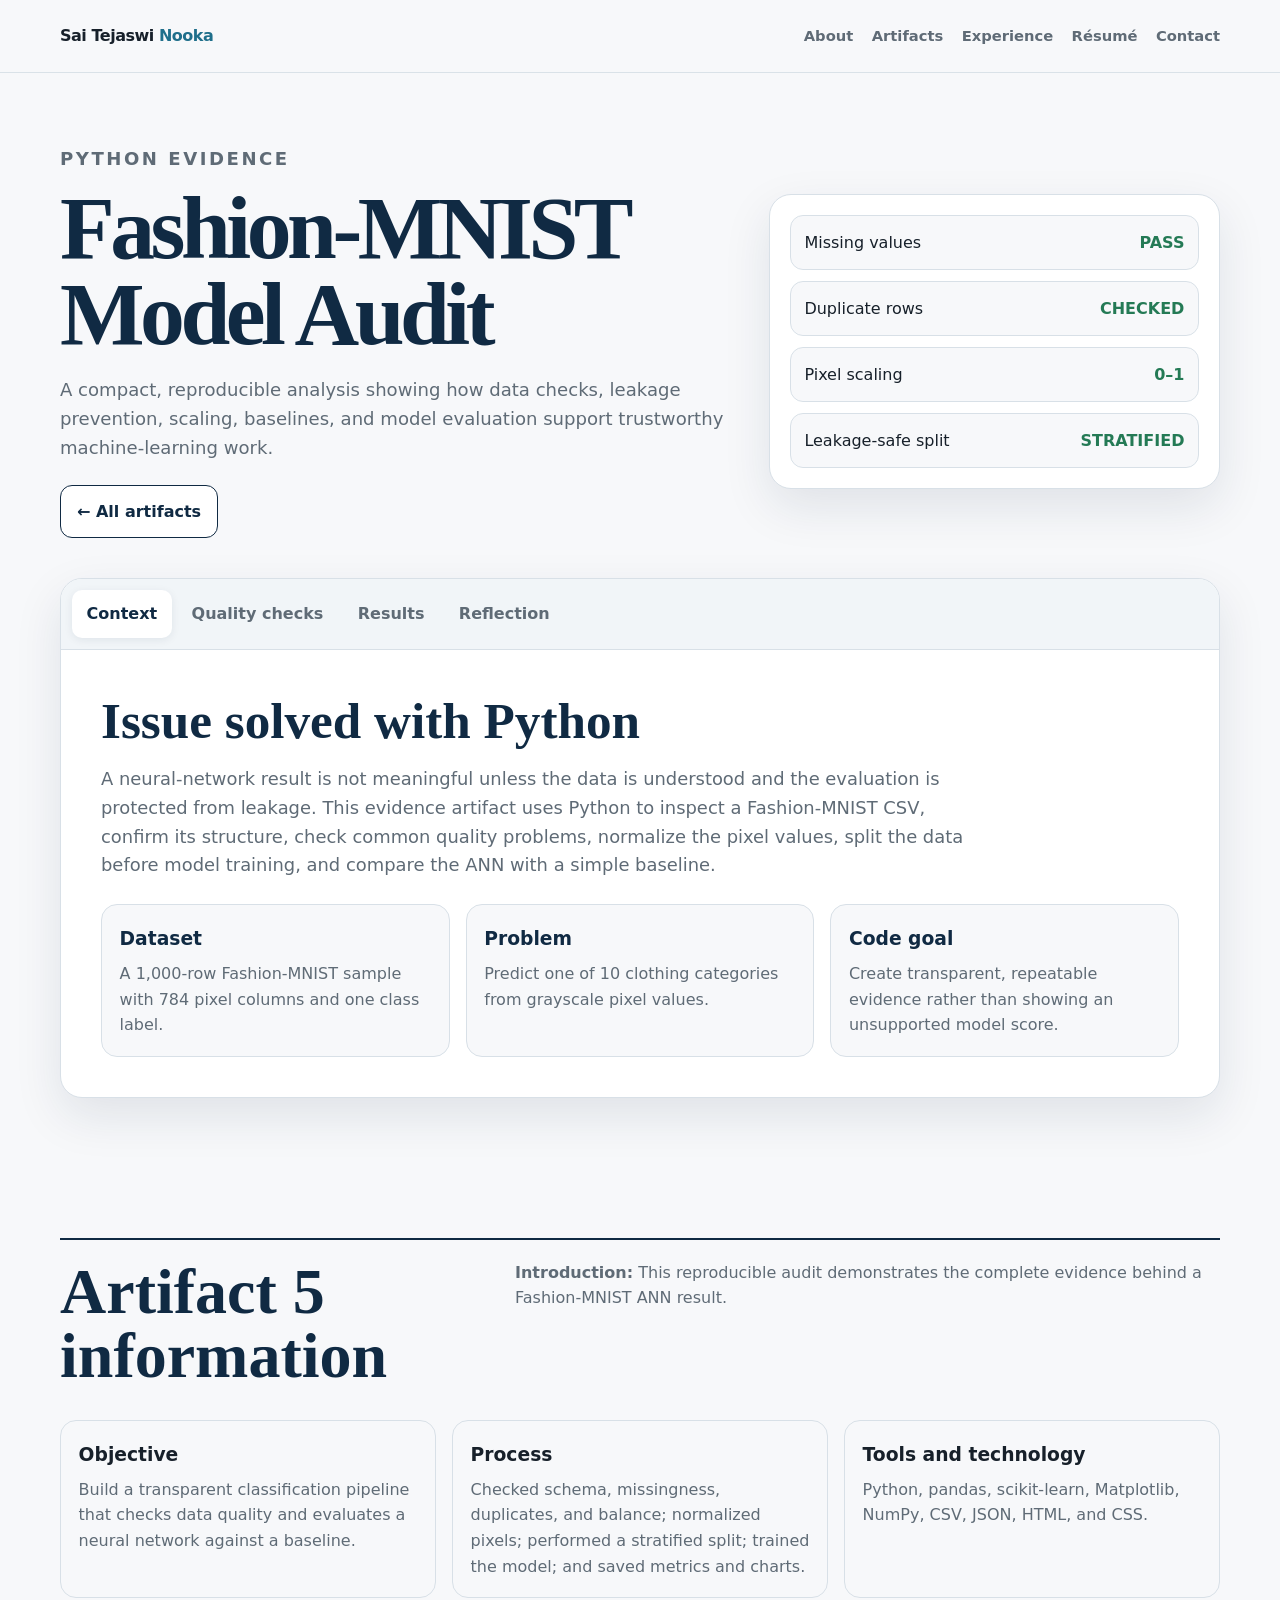
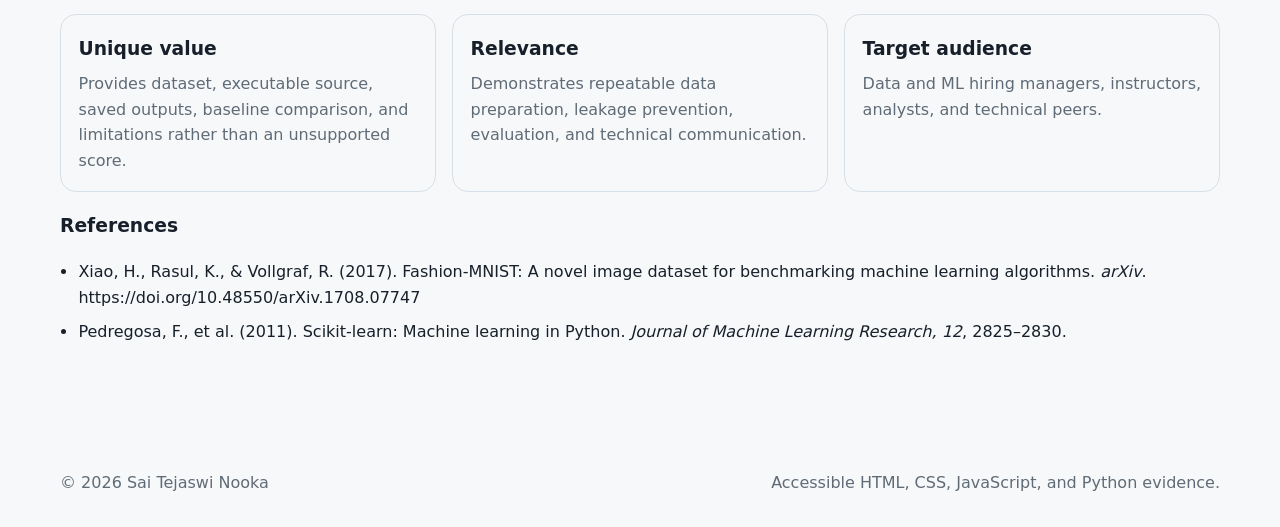
<file: data-audit.html>
<!doctype html>
<html lang="en"><head><meta charset="utf-8"><meta name="viewport" content="width=device-width,initial-scale=1"><meta name="description" content="Python code evidence for Fashion-MNIST data quality, preprocessing, neural-network training, and evaluation."><title>Fashion-MNIST Model Audit | Sai Tejaswi Nooka</title><link rel="stylesheet" href="assets/styles.css"></head><body><a class="skip" href="#main">Skip to content</a><header class="site-header"><nav class="nav" aria-label="Primary navigation"><a class="brand" href="index.html">Sai Tejaswi <span>Nooka</span></a><button class="mobile-toggle" aria-expanded="false" aria-label="Toggle navigation">Menu</button><div class="nav-links"><a href="index.html#about">About</a><a href="index.html#artifacts">Artifacts</a><a href="index.html#experience">Experience</a><a href="resume.html">Résumé</a><a href="index.html#contact">Contact</a></div></nav></header><main id="main"><section class="container artifact-hero"><div><p class="kicker">Python evidence</p><h1>Fashion-MNIST Model Audit</h1><p>A compact, reproducible analysis showing how data checks, leakage prevention, scaling, baselines, and model evaluation support trustworthy machine-learning work.</p><div class="actions"><a class="btn secondary" href="index.html#artifacts">← All artifacts</a></div></div><div class="hero-diagram"><div class="audit-list"><div class="audit-row"><span>Missing values</span><strong class="badge-pass">PASS</strong></div><div class="audit-row"><span>Duplicate rows</span><strong class="badge-pass">CHECKED</strong></div><div class="audit-row"><span>Pixel scaling</span><strong class="badge-pass">0–1</strong></div><div class="audit-row"><span>Leakage-safe split</span><strong class="badge-pass">STRATIFIED</strong></div></div></div></section><section class="container tab-shell" data-tabs><div class="tab-list" role="tablist" aria-label="Artifact sections"><button class="tab-button" role="tab" id="tab-1-button" aria-controls="tab-1" aria-selected="true">Context</button><button class="tab-button" role="tab" id="tab-2-button" aria-controls="tab-2" aria-selected="false">Quality checks</button><button class="tab-button" role="tab" id="tab-3-button" aria-controls="tab-3" aria-selected="false">Results</button><button class="tab-button" role="tab" id="tab-4-button" aria-controls="tab-4" aria-selected="false">Reflection</button></div><section class="tab-panel" role="tabpanel" id="tab-1" aria-labelledby="tab-1-button"><h2>Issue solved with Python</h2><p class="lede">A neural-network result is not meaningful unless the data is understood and the evaluation is protected from leakage. This evidence artifact uses Python to inspect a Fashion-MNIST CSV, confirm its structure, check common quality problems, normalize the pixel values, split the data before model training, and compare the ANN with a simple baseline.</p><div class="info-grid"><article class="info-card"><h3>Dataset</h3><p>A 1,000-row Fashion-MNIST sample with 784 pixel columns and one class label.</p></article><article class="info-card"><h3>Problem</h3><p>Predict one of 10 clothing categories from grayscale pixel values.</p></article><article class="info-card"><h3>Code goal</h3><p>Create transparent, repeatable evidence rather than showing an unsupported model score.</p></article></div></section><section class="tab-panel" role="tabpanel" id="tab-2" aria-labelledby="tab-2-button" hidden><h2>Checks performed</h2><ul class="clean-list"><li>Verified that the label column exists and that there are 784 pixel features.</li><li>Counted missing values and duplicate rows before modeling.</li><li>Reviewed class distribution so a high score could not be explained only by one dominant class.</li><li>Scaled pixel values from 0–255 to 0–1 to improve neural-network training.</li><li>Created a stratified train-test split before fitting the model.</li><li>Compared an MLP neural network with a majority-class baseline.</li><li>Reported accuracy, macro F1, confusion matrix, training iterations, and limitations.</li></ul><div class="actions"><a class="btn" href="evidence/fashion_mnist_analysis.py">Open Python script</a><a class="btn secondary" href="data/fashion_mnist_kaggle_sample.csv">Open dataset sample</a></div></section><section class="tab-panel" role="tabpanel" id="tab-3" aria-labelledby="tab-3-button" hidden><h2>Reproducible results</h2><div class="metric-grid"><article class="metric"><strong>81.5%</strong><span>test accuracy</span></article><article class="metric"><strong>81.7%</strong><span>macro F1 score</span></article><article class="metric"><strong>12.5%</strong><span>majority baseline</span></article><article class="metric"><strong>35</strong><span>training iterations</span></article></div><div class="evidence-grid"><article class="evidence-card"><h3>Example images</h3><img src="evidence/outputs/sample_images.png" alt="Sample Fashion-MNIST images used by the Python analysis"></article><article class="evidence-card"><h3>Saved evidence</h3><pre>evidence/outputs/metrics.json
evidence/outputs/data_quality_summary.csv
evidence/outputs/class_distribution.png
evidence/outputs/confusion_matrix.png
evidence/outputs/sample_images.png</pre></article></div><div class="callout"><strong>Interpretation:</strong> The ANN learned useful patterns and clearly exceeded the baseline, but the sample is small. The result is evidence of a working learning pipeline, not a claim that the model is ready for real-world deployment.</div></section><section class="tab-panel" role="tabpanel" id="tab-4" aria-labelledby="tab-4-button" hidden><h2>Artifact reflection</h2><div class="reflection-copy"><p>I selected this code evidence because it shows the practical work behind a model result. The main issue was not simply training an ANN; it was building a defensible process. Python allowed me to verify the label and pixel structure, identify missing or duplicated records, review class balance, normalize the inputs, and preserve a separate test set. This makes the analysis easier to reproduce and explain.</p><p>The model reached 81.5% test accuracy and 81.7% macro F1 on the included sample, which was much stronger than the majority-class baseline. However, the limited sample size and confusion between visually similar classes show why leaders should not treat one metric as proof of readiness. My next improvement would be to use the complete Kaggle dataset, compare an ANN with a CNN, examine class-specific errors, and document whether near-duplicate images affect evaluation.</p></div></section></section><section class="container section requirement-check"><div class="section-head"><h2>Artifact 5 information</h2><p><strong>Introduction:</strong> This reproducible audit demonstrates the complete evidence behind a Fashion-MNIST ANN result.</p></div><div class="info-grid"><article class="info-card"><h3>Objective</h3><p>Build a transparent classification pipeline that checks data quality and evaluates a neural network against a baseline.</p></article><article class="info-card"><h3>Process</h3><p>Checked schema, missingness, duplicates, and balance; normalized pixels; performed a stratified split; trained the model; and saved metrics and charts.</p></article><article class="info-card"><h3>Tools and technology</h3><p>Python, pandas, scikit-learn, Matplotlib, NumPy, CSV, JSON, HTML, and CSS.</p></article><article class="info-card"><h3>Unique value</h3><p>Provides dataset, executable source, saved outputs, baseline comparison, and limitations rather than an unsupported score.</p></article><article class="info-card"><h3>Relevance</h3><p>Demonstrates repeatable data preparation, leakage prevention, evaluation, and technical communication.</p></article><article class="info-card"><h3>Target audience</h3><p>Data and ML hiring managers, instructors, analysts, and technical peers.</p></article></div><h3>References</h3><ul class="clean-list"><li>Xiao, H., Rasul, K., &amp; Vollgraf, R. (2017). Fashion-MNIST: A novel image dataset for benchmarking machine learning algorithms. <em>arXiv</em>. https://doi.org/10.48550/arXiv.1708.07747</li><li>Pedregosa, F., et al. (2011). Scikit-learn: Machine learning in Python. <em>Journal of Machine Learning Research, 12</em>, 2825–2830.</li></ul></section></main><footer class="container"><span>© 2026 Sai Tejaswi Nooka</span><span>Accessible HTML, CSS, JavaScript, and Python evidence.</span></footer><script src="assets/site.js"></script></body></html>
</file>
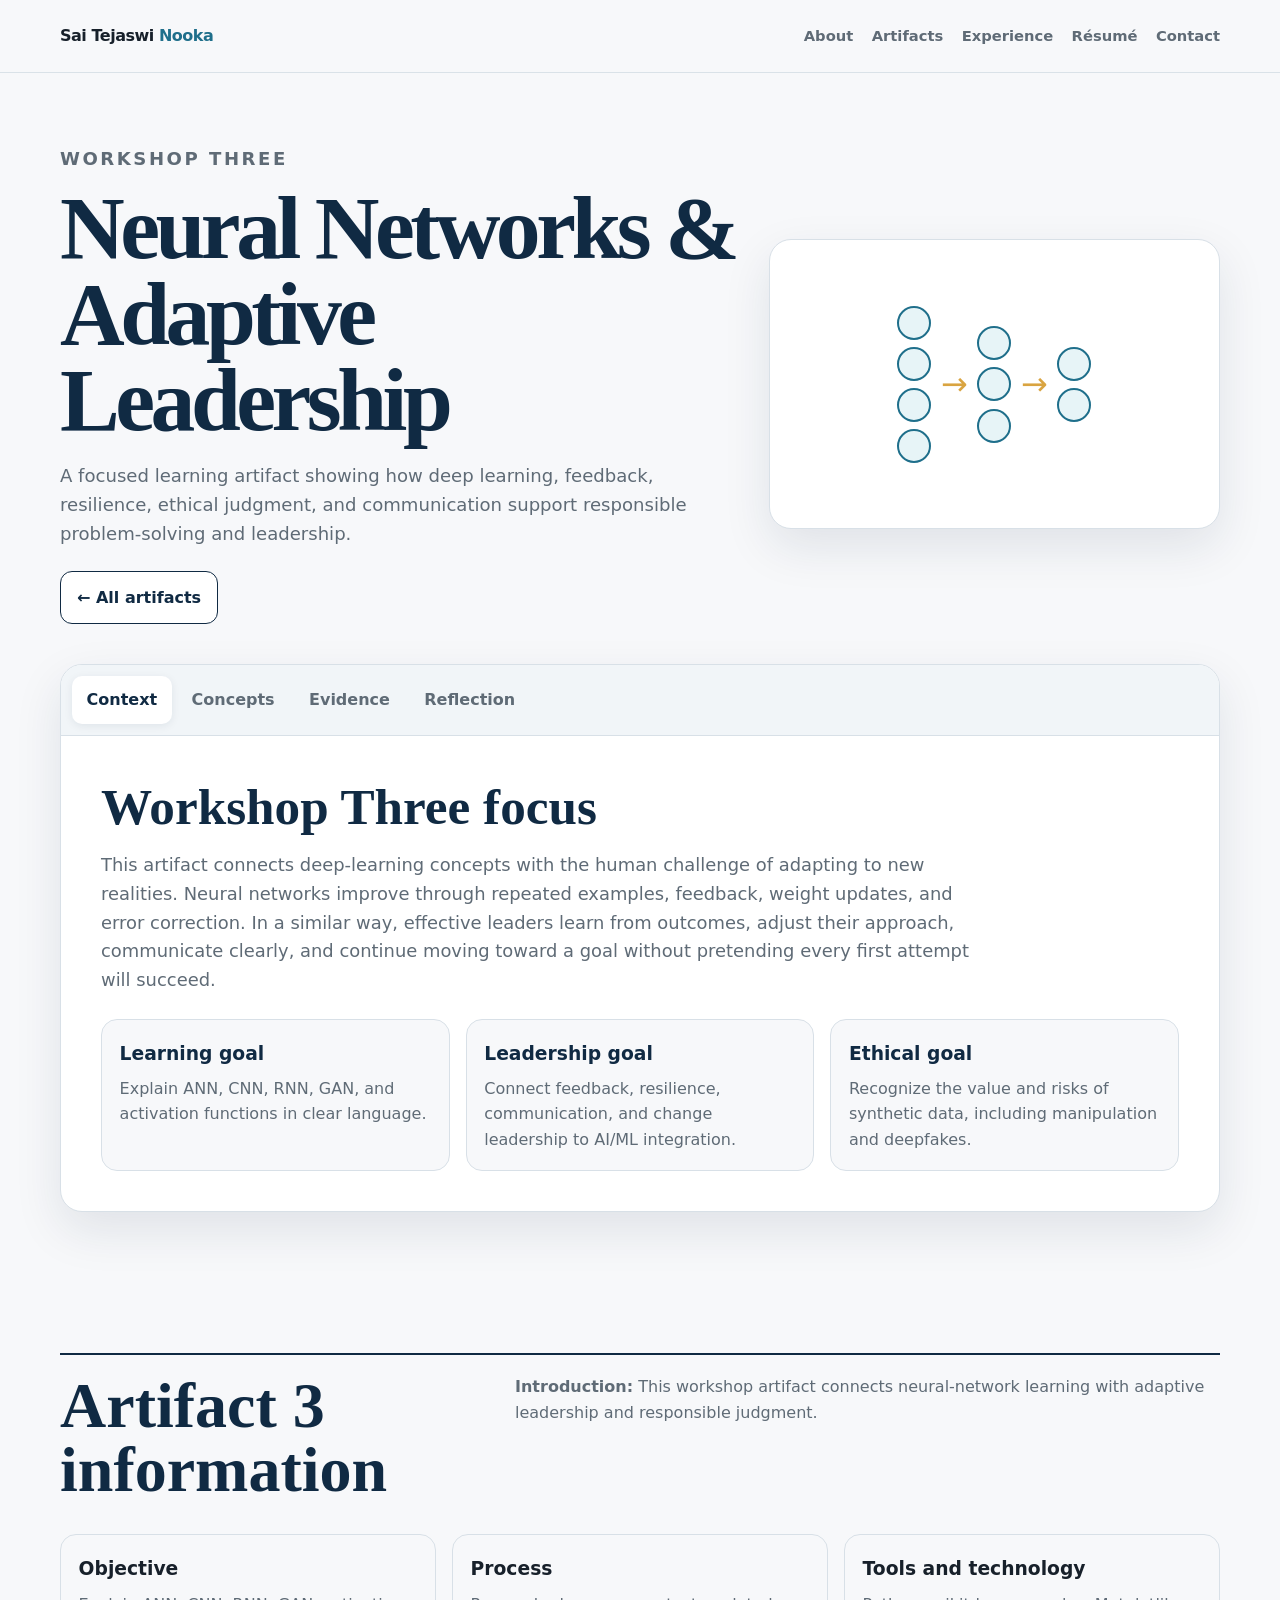
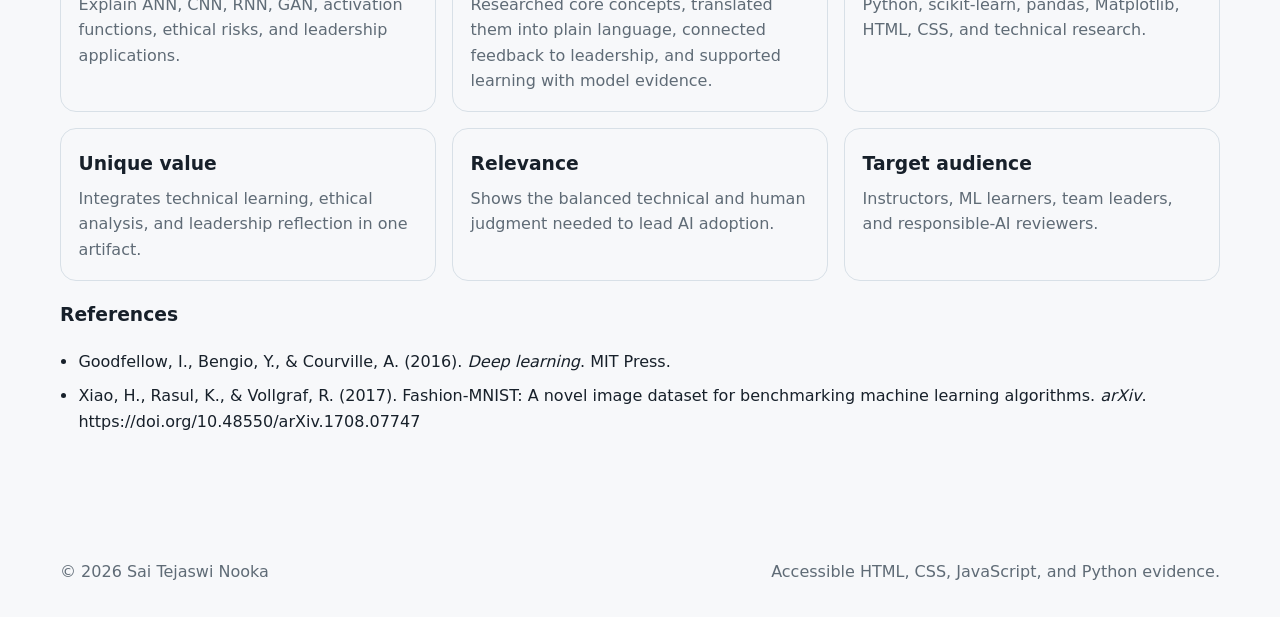
<file: neural-networks.html>
<!doctype html>
<html lang="en"><head><meta charset="utf-8"><meta name="viewport" content="width=device-width,initial-scale=1"><meta name="description" content="Workshop Three portfolio artifact connecting neural-network concepts, ethical implications, and adaptive leadership."><title>Neural Networks & Adaptive Leadership | Sai Tejaswi Nooka</title><link rel="stylesheet" href="assets/styles.css"></head><body><a class="skip" href="#main">Skip to content</a><header class="site-header"><nav class="nav" aria-label="Primary navigation"><a class="brand" href="index.html">Sai Tejaswi <span>Nooka</span></a><button class="mobile-toggle" aria-expanded="false" aria-label="Toggle navigation">Menu</button><div class="nav-links"><a href="index.html#about">About</a><a href="index.html#artifacts">Artifacts</a><a href="index.html#experience">Experience</a><a href="resume.html">Résumé</a><a href="index.html#contact">Contact</a></div></nav></header><main id="main"><section class="container artifact-hero"><div><p class="kicker">Workshop Three</p><h1>Neural Networks & Adaptive Leadership</h1><p>A focused learning artifact showing how deep learning, feedback, resilience, ethical judgment, and communication support responsible problem-solving and leadership.</p><div class="actions"><a class="btn secondary" href="index.html#artifacts">← All artifacts</a></div></div><div class="hero-diagram"><div class="network-diagram" aria-label="Simple neural network diagram"><div class="network-column"><span></span><span></span><span></span><span></span></div><div class="network-arrow">→</div><div class="network-column"><span></span><span></span><span></span></div><div class="network-arrow">→</div><div class="network-column"><span></span><span></span></div></div></div></section><section class="container tab-shell" data-tabs><div class="tab-list" role="tablist" aria-label="Artifact sections"><button class="tab-button" role="tab" id="tab-1-button" aria-controls="tab-1" aria-selected="true">Context</button><button class="tab-button" role="tab" id="tab-2-button" aria-controls="tab-2" aria-selected="false">Concepts</button><button class="tab-button" role="tab" id="tab-3-button" aria-controls="tab-3" aria-selected="false">Evidence</button><button class="tab-button" role="tab" id="tab-4-button" aria-controls="tab-4" aria-selected="false">Reflection</button></div><section class="tab-panel" role="tabpanel" id="tab-1" aria-labelledby="tab-1-button"><h2>Workshop Three focus</h2><p class="lede">This artifact connects deep-learning concepts with the human challenge of adapting to new realities. Neural networks improve through repeated examples, feedback, weight updates, and error correction. In a similar way, effective leaders learn from outcomes, adjust their approach, communicate clearly, and continue moving toward a goal without pretending every first attempt will succeed.</p><div class="info-grid"><article class="info-card"><h3>Learning goal</h3><p>Explain ANN, CNN, RNN, GAN, and activation functions in clear language.</p></article><article class="info-card"><h3>Leadership goal</h3><p>Connect feedback, resilience, communication, and change leadership to AI/ML integration.</p></article><article class="info-card"><h3>Ethical goal</h3><p>Recognize the value and risks of synthetic data, including manipulation and deepfakes.</p></article></div></section><section class="tab-panel" role="tabpanel" id="tab-2" aria-labelledby="tab-2-button" hidden><h2>Deep-learning concepts</h2><div class="concept-grid"><article class="concept"><h3>ANN</h3><p>Connected layers learn weighted patterns from examples and adjust those weights to reduce error.</p></article><article class="concept"><h3>CNN</h3><p>Filters detect local visual patterns such as edges, shapes, and textures, making CNNs effective for images.</p></article><article class="concept"><h3>RNN</h3><p>Information from earlier steps influences later steps, supporting sequence tasks such as text or time-series analysis.</p></article><article class="concept"><h3>GAN</h3><p>A generator and discriminator compete, which can improve synthetic outputs but also create misuse risks.</p></article></div><div class="callout"><strong>Activation functions:</strong> ReLU helps hidden layers learn nonlinear patterns efficiently, while softmax converts output scores into probabilities across several classes.</div></section><section class="tab-panel" role="tabpanel" id="tab-3" aria-labelledby="tab-3-button" hidden><h2>Applied evidence</h2><div class="metric-grid"><article class="metric"><strong>1,000</strong><span>Fashion-MNIST images analyzed</span></article><article class="metric"><strong>784</strong><span>pixel features per image</span></article><article class="metric"><strong>10</strong><span>clothing classes</span></article><article class="metric"><strong>81.5%</strong><span>ANN test accuracy</span></article></div><div class="evidence-grid"><article class="evidence-card"><h3>Model evidence</h3><img src="evidence/outputs/confusion_matrix.png" alt="Confusion matrix for the Fashion-MNIST neural-network model"></article><article class="evidence-card"><h3>Class evidence</h3><img src="evidence/outputs/class_distribution.png" alt="Class distribution in the Fashion-MNIST sample"></article></div><p class="source-note">Dataset: Fashion-MNIST, a 28×28 grayscale image dataset with 10 clothing classes. The included sample supports a small reproducible portfolio demonstration; the complete dataset is available through Kaggle.</p></section><section class="tab-panel" role="tabpanel" id="tab-4" aria-labelledby="tab-4-button" hidden><h2>Artifact reflection</h2><div class="reflection-copy"><p>I selected this artifact because it brings together the technical and leadership themes of the workshop. Neural networks improve by processing examples, measuring error, and adjusting internal weights. That process mirrors adaptive leadership because leaders also need feedback, patience, communication, and a willingness to revise a plan when conditions change. Faith strengthens this approach by encouraging humility, perseverance, and responsibility rather than fear when a new challenge appears.</p><p>The Python evidence helped me move beyond definitions and observe how an activation function, hidden layer, normalized inputs, and repeated training affect classification. I also learned that a strong accuracy score does not remove ethical responsibility. CNNs, RNNs, and GANs can create useful solutions, but synthetic media and deepfakes can mislead people. My leadership approach is therefore to explain the purpose, verify data and outputs, involve affected users, and keep human review in decisions that may cause harm.</p></div></section></section><section class="container section requirement-check"><div class="section-head"><h2>Artifact 3 information</h2><p><strong>Introduction:</strong> This workshop artifact connects neural-network learning with adaptive leadership and responsible judgment.</p></div><div class="info-grid"><article class="info-card"><h3>Objective</h3><p>Explain ANN, CNN, RNN, GAN, activation functions, ethical risks, and leadership applications.</p></article><article class="info-card"><h3>Process</h3><p>Researched core concepts, translated them into plain language, connected feedback to leadership, and supported learning with model evidence.</p></article><article class="info-card"><h3>Tools and technology</h3><p>Python, scikit-learn, pandas, Matplotlib, HTML, CSS, and technical research.</p></article><article class="info-card"><h3>Unique value</h3><p>Integrates technical learning, ethical analysis, and leadership reflection in one artifact.</p></article><article class="info-card"><h3>Relevance</h3><p>Shows the balanced technical and human judgment needed to lead AI adoption.</p></article><article class="info-card"><h3>Target audience</h3><p>Instructors, ML learners, team leaders, and responsible-AI reviewers.</p></article></div><h3>References</h3><ul class="clean-list"><li>Goodfellow, I., Bengio, Y., &amp; Courville, A. (2016). <em>Deep learning</em>. MIT Press.</li><li>Xiao, H., Rasul, K., &amp; Vollgraf, R. (2017). Fashion-MNIST: A novel image dataset for benchmarking machine learning algorithms. <em>arXiv</em>. https://doi.org/10.48550/arXiv.1708.07747</li></ul></section></main><footer class="container"><span>© 2026 Sai Tejaswi Nooka</span><span>Accessible HTML, CSS, JavaScript, and Python evidence.</span></footer><script src="assets/site.js"></script></body></html>
</file>
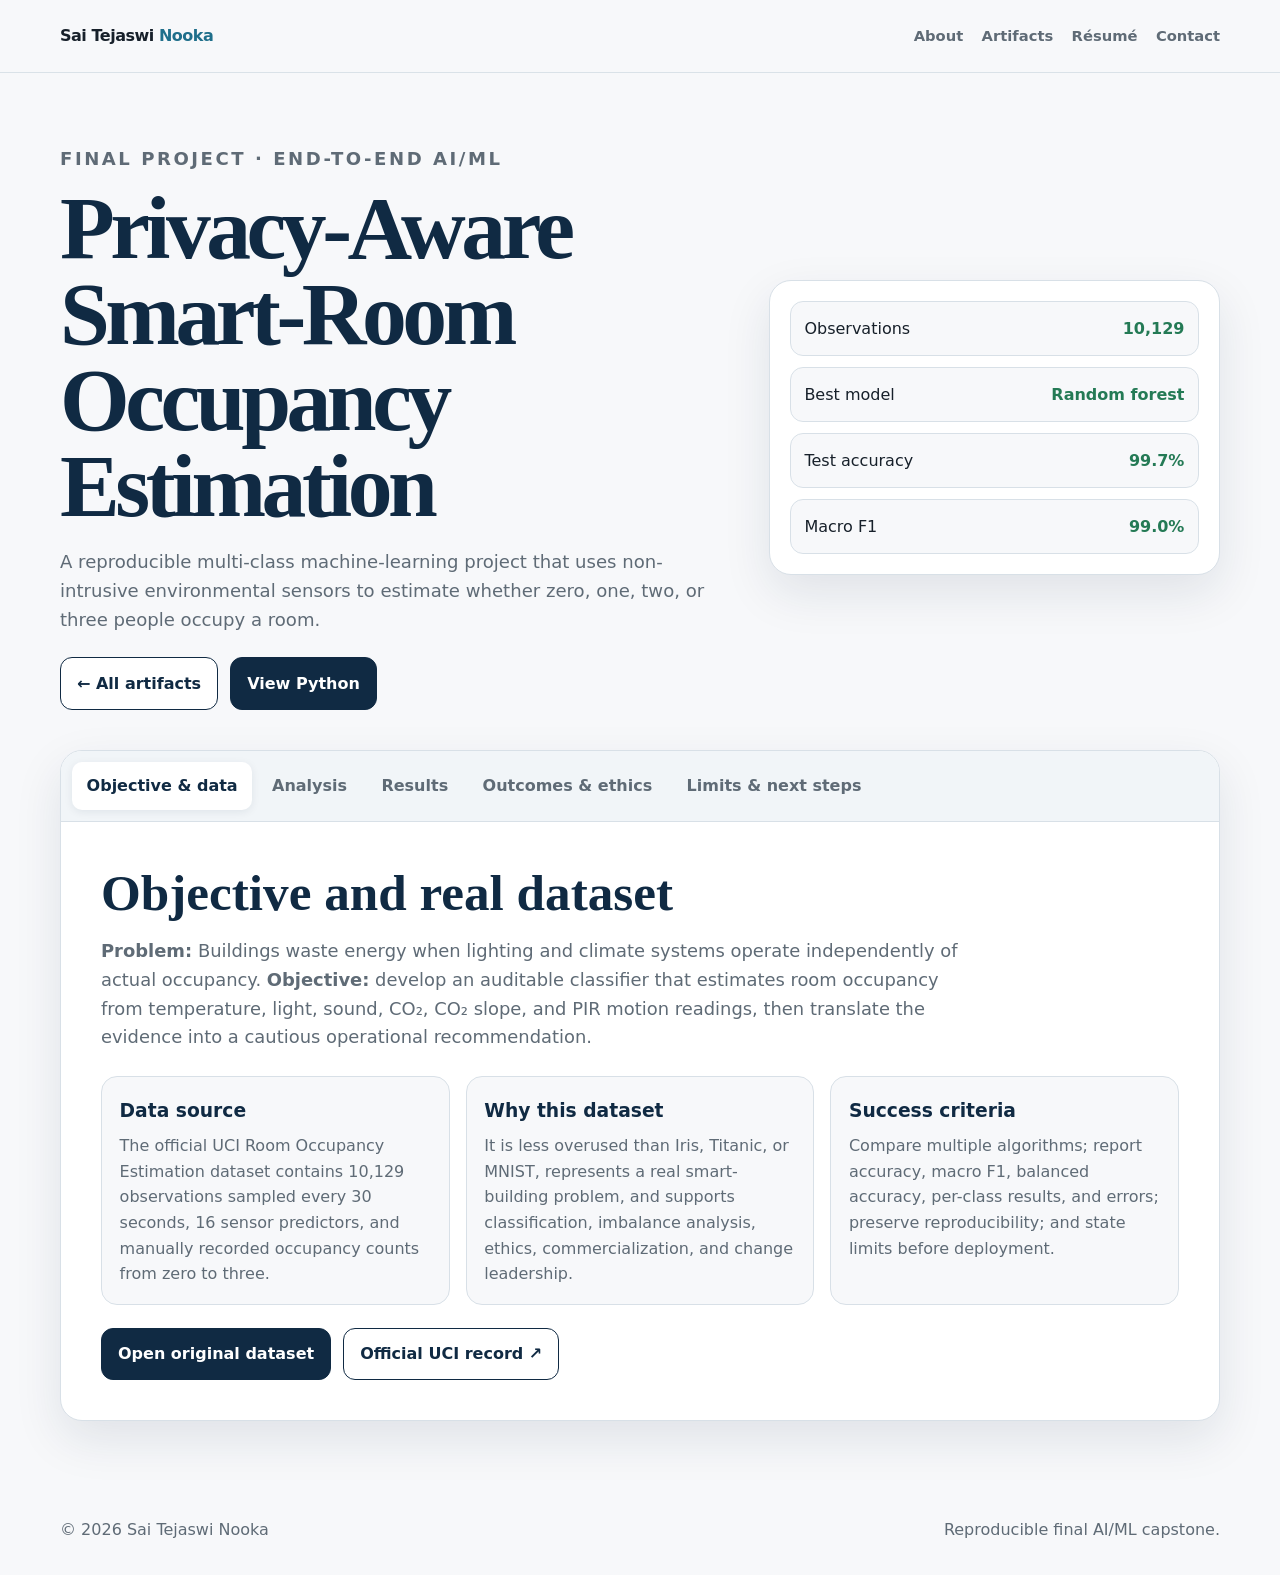
<file: occupancy-capstone.html>
<!doctype html>
<html lang="en"><head><meta charset="utf-8"><meta name="viewport" content="width=device-width,initial-scale=1"><meta name="description" content="End-to-end room occupancy estimation AI/ML capstone by Sai Tejaswi Nooka."><title>Smart-Room Occupancy Capstone | Sai Tejaswi Nooka</title><link rel="stylesheet" href="assets/styles.css"></head><body><a class="skip" href="#main">Skip to content</a><header class="site-header"><nav class="nav" aria-label="Primary navigation"><a class="brand" href="index.html">Sai Tejaswi <span>Nooka</span></a><button class="mobile-toggle" aria-expanded="false" aria-label="Toggle navigation">Menu</button><div class="nav-links"><a href="index.html#about">About</a><a href="index.html#artifacts">Artifacts</a><a href="resume.html">Résumé</a><a href="index.html#contact">Contact</a></div></nav></header>
<main id="main"><section class="container artifact-hero"><div><p class="kicker">Final Project · End-to-End AI/ML</p><h1>Privacy-Aware Smart-Room Occupancy Estimation</h1><p>A reproducible multi-class machine-learning project that uses non-intrusive environmental sensors to estimate whether zero, one, two, or three people occupy a room.</p><div class="actions"><a class="btn secondary" href="index.html#artifacts">← All artifacts</a><a class="btn" href="evidence/occupancy_capstone_analysis.py">View Python</a></div></div><div class="hero-diagram"><div class="audit-list"><div class="audit-row"><span>Observations</span><strong class="badge-pass">10,129</strong></div><div class="audit-row"><span>Best model</span><strong class="badge-pass">Random forest</strong></div><div class="audit-row"><span>Test accuracy</span><strong class="badge-pass">99.7%</strong></div><div class="audit-row"><span>Macro F1</span><strong class="badge-pass">99.0%</strong></div></div></div></section>
<section class="container tab-shell" data-tabs><div class="tab-list" role="tablist" aria-label="Capstone sections"><button class="tab-button" role="tab" id="c1b" aria-controls="c1" aria-selected="true">Objective & data</button><button class="tab-button" role="tab" id="c2b" aria-controls="c2" aria-selected="false">Analysis</button><button class="tab-button" role="tab" id="c3b" aria-controls="c3" aria-selected="false">Results</button><button class="tab-button" role="tab" id="c4b" aria-controls="c4" aria-selected="false">Outcomes & ethics</button><button class="tab-button" role="tab" id="c5b" aria-controls="c5" aria-selected="false">Limits & next steps</button></div>
<section class="tab-panel" role="tabpanel" id="c1" aria-labelledby="c1b"><h2>Objective and real dataset</h2><p class="lede"><strong>Problem:</strong> Buildings waste energy when lighting and climate systems operate independently of actual occupancy. <strong>Objective:</strong> develop an auditable classifier that estimates room occupancy from temperature, light, sound, CO₂, CO₂ slope, and PIR motion readings, then translate the evidence into a cautious operational recommendation.</p><div class="info-grid"><article class="info-card"><h3>Data source</h3><p>The official UCI Room Occupancy Estimation dataset contains 10,129 observations sampled every 30 seconds, 16 sensor predictors, and manually recorded occupancy counts from zero to three.</p></article><article class="info-card"><h3>Why this dataset</h3><p>It is less overused than Iris, Titanic, or MNIST, represents a real smart-building problem, and supports classification, imbalance analysis, ethics, commercialization, and change leadership.</p></article><article class="info-card"><h3>Success criteria</h3><p>Compare multiple algorithms; report accuracy, macro F1, balanced accuracy, per-class results, and errors; preserve reproducibility; and state limits before deployment.</p></article></div><div class="actions"><a class="btn" href="data/Occupancy_Estimation.csv">Open original dataset</a><a class="btn secondary" href="https://archive.ics.uci.edu/dataset/864/room+occupancy+estimation" target="_blank" rel="noopener">Official UCI record ↗</a></div></section>
<section class="tab-panel" role="tabpanel" id="c2" aria-labelledby="c2b" hidden><h2>Analysis across the ML lifecycle</h2><div class="info-grid"><article class="info-card"><h3>1. Problem framing</h3><p>I defined the task as four-class classification, identified facilities teams as decision owners, and treated predictions as control recommendations rather than unquestionable commands.</p></article><article class="info-card"><h3>2. Data audit</h3><p>I verified 10,129 rows, 16 sensor features, zero missing values, zero exact duplicates, valid labels, and a strong class imbalance: 8,228 empty-room records versus 459 one-person records.</p></article><article class="info-card"><h3>3. Preparation</h3><p>I excluded Date and Time from predictors to reduce timestamp memorization, used a stratified 80/20 split, and fitted median imputation and scaling inside each training pipeline to prevent leakage.</p></article><article class="info-card"><h3>4. Modeling</h3><p>I compared balanced multinomial logistic regression, distance-weighted KNN, class-weighted SVM, and class-balanced random forest.</p></article><article class="info-card"><h3>5. Validation</h3><p>I used stratified five-fold cross-validation on training data and one untouched held-out test set. Macro F1 and balanced accuracy were prioritized because ordinary accuracy can hide minority-class failure.</p></article><article class="info-card"><h3>6. Interpretation</h3><p>I examined the confusion matrix, per-class classification report, model comparison, and random-forest feature importance instead of relying on one score.</p></article></div><div class="evidence-grid"><article class="evidence-card"><h3>Class distribution</h3><img src="evidence/occupancy_outputs/class_distribution.png" alt="Room occupancy class distribution showing class imbalance"></article><article class="evidence-card"><h3>Feature importance</h3><img src="evidence/occupancy_outputs/feature_importance.png" alt="Random forest feature importance chart"></article></div></section>
<section class="tab-panel" role="tabpanel" id="c3" aria-labelledby="c3b" hidden><h2>Results and interpretation</h2><div class="metric-grid"><article class="metric"><strong>99.7%</strong><span>test accuracy</span></article><article class="metric"><strong>99.0%</strong><span>test macro F1</span></article><article class="metric"><strong>98.9%</strong><span>balanced accuracy</span></article><article class="metric"><strong>2,026</strong><span>unseen test rows</span></article></div><div class="evidence-grid"><article class="evidence-card"><h3>Four-model comparison</h3><img src="evidence/occupancy_outputs/model_comparison.png" alt="Held-out macro F1 comparison across four models"></article><article class="evidence-card"><h3>Best-model errors</h3><img src="evidence/occupancy_outputs/confusion_matrix.png" alt="Random forest confusion matrix for four occupancy levels"></article></div><div class="callout"><strong>Finding:</strong> Random forest achieved the strongest held-out macro F1 (0.990), narrowly ahead of SVM (0.988), KNN (0.987), and logistic regression (0.984). The close results suggest a strong sensor signal, but not proof of performance in another room or building.</div><div class="actions"><a class="btn" href="evidence/occupancy_outputs/model_comparison.csv">Download model comparison</a><a class="btn secondary" href="evidence/occupancy_outputs/best_model_classification_report.csv">Download class report</a><a class="btn secondary" href="evidence/occupancy_outputs/capstone_metrics.json">View exact metrics</a></div></section>
<section class="tab-panel" role="tabpanel" id="c4" aria-labelledby="c4b" hidden><h2>Business outcomes, ethics, and leadership</h2><div class="info-grid"><article class="info-card"><h3>Operational outcome</h3><p>Occupancy estimates could support demand-based HVAC, lighting, room-use dashboards, and anomaly alerts without using cameras or facial recognition.</p></article><article class="info-card"><h3>Decision outcome</h3><p>Facilities leaders receive measurable evidence to compare comfort, energy consumption, overrides, and false decisions during a controlled pilot.</p></article><article class="info-card"><h3>Privacy</h3><p>Environmental sensors reduce surveillance risk, but sound and behavioral patterns can still reveal activity. Raw data should be minimized, access controlled, retention limited, and employees informed.</p></article><article class="info-card"><h3>Fairness and human impact</h3><p>A false empty-room prediction could reduce ventilation or lighting while people are present. Safety and accessibility require conservative controls, manual overrides, and no adverse employee decisions from occupancy estimates.</p></article><article class="info-card"><h3>Change leadership</h3><p>I would involve facilities staff and room users, explain limits, run feedback sessions, train operators, document concerns, and define who can pause the system.</p></article><article class="info-card"><h3>Pilot scorecard</h3><p>Track macro F1, minority-class recall, false-empty rate, energy use, comfort complaints, overrides, sensor failures, privacy incidents, adoption, and response time.</p></article></div><div class="callout"><strong>Recommendation:</strong> launch only a small, reversible pilot with advisory predictions. Expand after performance is validated in the target building and safety, privacy, user-trust, and energy outcomes meet predefined thresholds.</div></section>
<section class="tab-panel" role="tabpanel" id="c5" aria-labelledby="c5b" hidden><h2>Limitations and next steps</h2><div class="info-grid"><article class="info-card"><h3>External validity</h3><p>The data came from one 6 m × 4.6 m room under controlled conditions. Results may change with HVAC use, room geometry, sensor placement, calibration, seasons, or larger groups.</p></article><article class="info-card"><h3>Temporal dependence</h3><p>A stratified random split preserves rare classes but may overestimate generalization because nearby sensor readings are correlated. A future study should collect more occupied days and use day- or site-based holdouts.</p></article><article class="info-card"><h3>Model limits</h3><p>Feature importance indicates association rather than causation. Random forests also need monitoring because sensor drift can silently change predictions.</p></article><article class="info-card"><h3>Next experiment</h3><p>Collect data across rooms and seasons; establish a majority-class baseline; tune models with nested validation; calibrate confidence; test sensor-ablation scenarios; and compare edge latency and energy savings.</p></article><article class="info-card"><h3>Monitoring</h3><p>Watch input ranges, missingness, class proportions, false-empty errors, confidence, and user overrides. Retrain only after reviewed drift and labeled evidence justify the change.</p></article><article class="info-card"><h3>Final outcome</h3><p>The project demonstrates data preparation, visualization, classical ML, comparison, evaluation, ethics, commercial application, and responsible change leadership in one auditable artifact.</p></article></div><h2>References</h2><ul class="clean-list"><li>Singh, A. P., &amp; Chaudhari, S. (2018). <em>Room Occupancy Estimation</em> [Data set]. UCI Machine Learning Repository. https://doi.org/10.24432/C5P605</li><li>Singh, A. P., Jain, V., Chaudhari, S., Kraemer, F. A., Werner, S., &amp; Garg, V. (2018). Machine learning-based occupancy estimation using multivariate sensor nodes. <em>2018 IEEE Globecom Workshops</em>, 1–6. https://doi.org/10.1109/GLOCOMW.2018.8644432</li><li>National Institute of Standards and Technology. (2023). <em>Artificial intelligence risk management framework (AI RMF 1.0)</em>. https://doi.org/10.6028/NIST.AI.100-1</li><li>Pedregosa, F., et al. (2011). Scikit-learn: Machine learning in Python. <em>Journal of Machine Learning Research, 12</em>, 2825–2830.</li></ul></section></section></main><footer class="container"><span>© 2026 Sai Tejaswi Nooka</span><span>Reproducible final AI/ML capstone.</span></footer><script src="assets/site.js"></script></body></html>
</file>
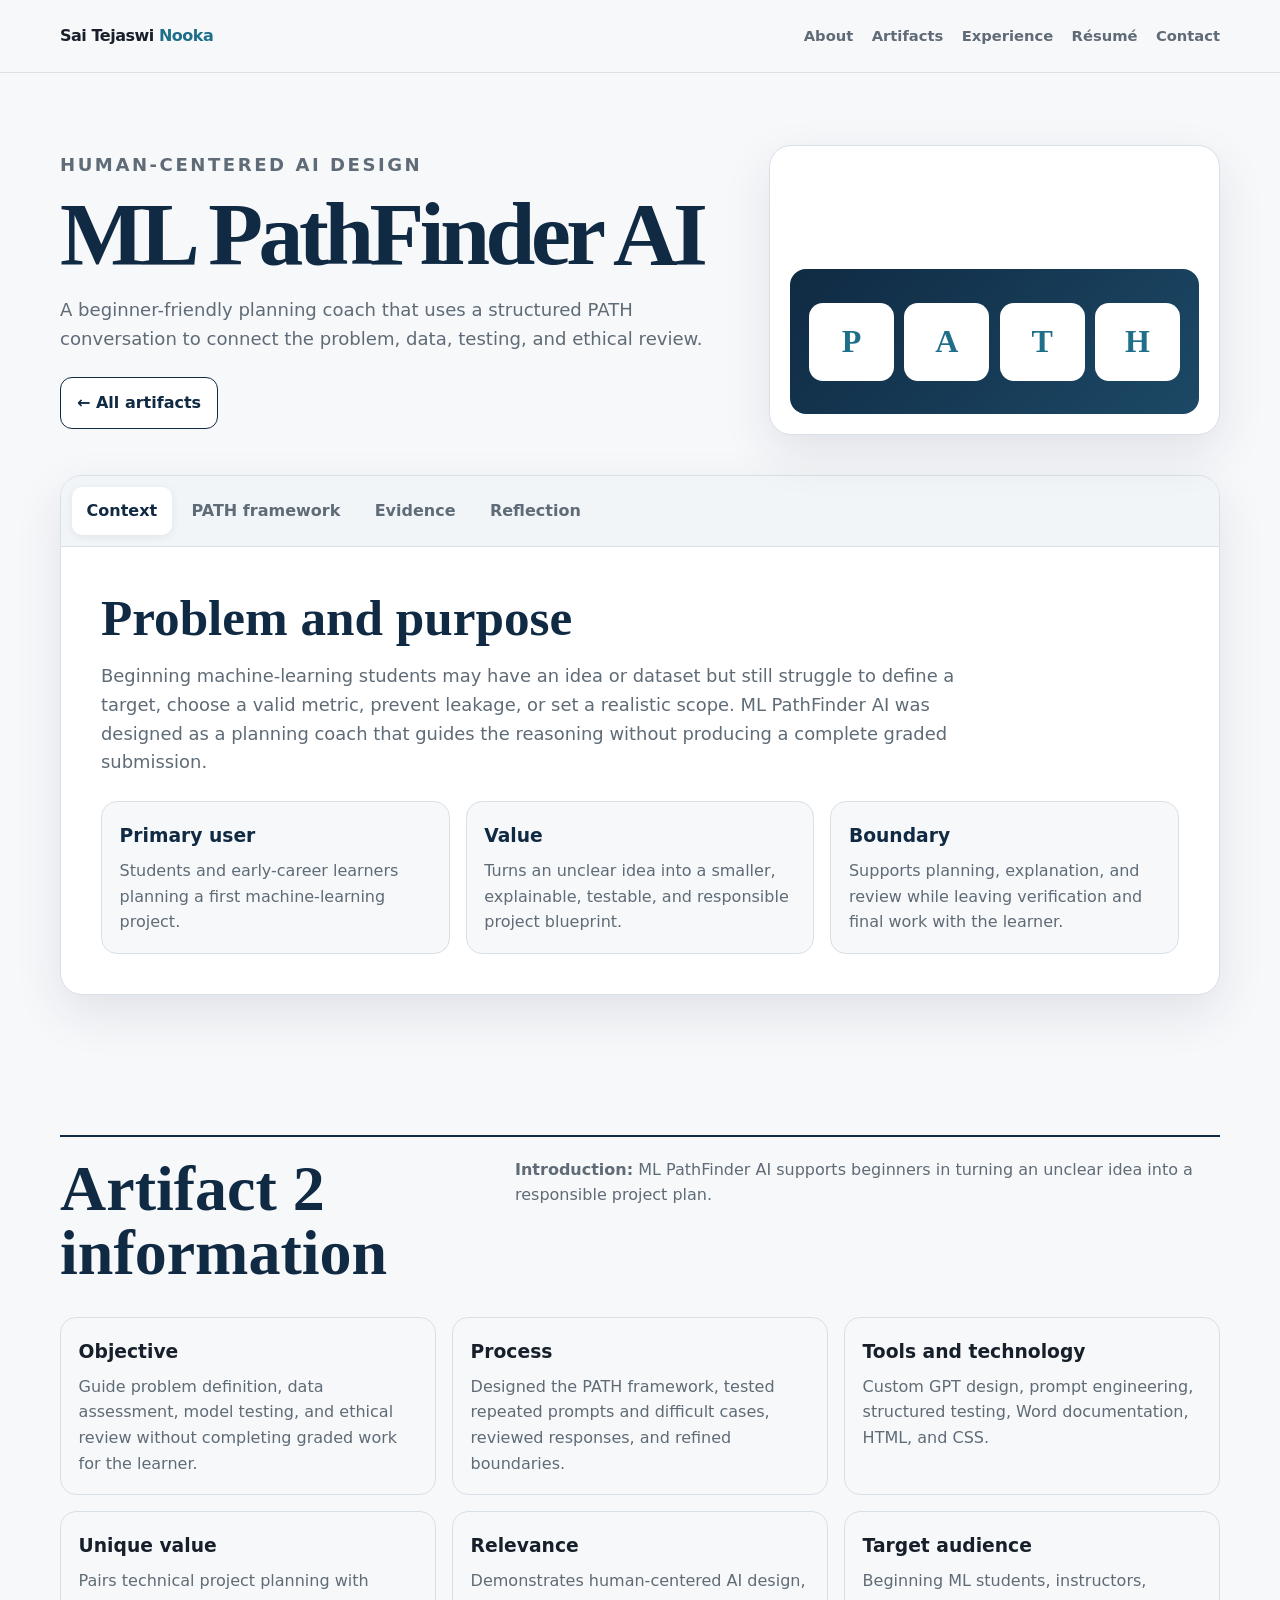
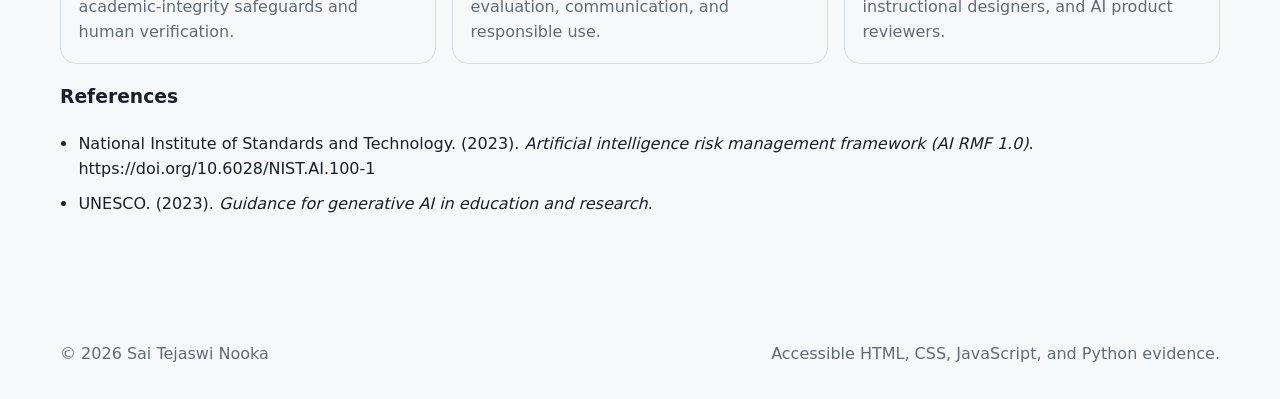
<file: pathfinder.html>
<!doctype html>
<html lang="en"><head><meta charset="utf-8"><meta name="viewport" content="width=device-width,initial-scale=1"><meta name="description" content="Human-centered machine-learning planning assistant case study."><title>ML PathFinder AI | Sai Tejaswi Nooka</title><link rel="stylesheet" href="assets/styles.css"></head><body><a class="skip" href="#main">Skip to content</a><header class="site-header"><nav class="nav" aria-label="Primary navigation"><a class="brand" href="index.html">Sai Tejaswi <span>Nooka</span></a><button class="mobile-toggle" aria-expanded="false" aria-label="Toggle navigation">Menu</button><div class="nav-links"><a href="index.html#about">About</a><a href="index.html#artifacts">Artifacts</a><a href="index.html#experience">Experience</a><a href="resume.html">Résumé</a><a href="index.html#contact">Contact</a></div></nav></header><main id="main"><section class="container artifact-hero"><div><p class="kicker">Human-centered AI design</p><h1>ML PathFinder AI</h1><p>A beginner-friendly planning coach that uses a structured PATH conversation to connect the problem, data, testing, and ethical review.</p><div class="actions"><a class="btn secondary" href="index.html#artifacts">← All artifacts</a></div></div><div class="hero-diagram"><div class="card-visual path" style="width:100%;border-radius:16px" aria-hidden="true"><b>P</b><b>A</b><b>T</b><b>H</b></div></div></section><section class="container tab-shell" data-tabs><div class="tab-list" role="tablist" aria-label="Artifact sections"><button class="tab-button" role="tab" id="tab-1-button" aria-controls="tab-1" aria-selected="true">Context</button><button class="tab-button" role="tab" id="tab-2-button" aria-controls="tab-2" aria-selected="false">PATH framework</button><button class="tab-button" role="tab" id="tab-3-button" aria-controls="tab-3" aria-selected="false">Evidence</button><button class="tab-button" role="tab" id="tab-4-button" aria-controls="tab-4" aria-selected="false">Reflection</button></div><section class="tab-panel" role="tabpanel" id="tab-1" aria-labelledby="tab-1-button"><h2>Problem and purpose</h2><p class="lede">Beginning machine-learning students may have an idea or dataset but still struggle to define a target, choose a valid metric, prevent leakage, or set a realistic scope. ML PathFinder AI was designed as a planning coach that guides the reasoning without producing a complete graded submission.</p><div class="info-grid"><article class="info-card"><h3>Primary user</h3><p>Students and early-career learners planning a first machine-learning project.</p></article><article class="info-card"><h3>Value</h3><p>Turns an unclear idea into a smaller, explainable, testable, and responsible project blueprint.</p></article><article class="info-card"><h3>Boundary</h3><p>Supports planning, explanation, and review while leaving verification and final work with the learner.</p></article></div></section><section class="tab-panel" role="tabpanel" id="tab-2" aria-labelledby="tab-2-button" hidden><h2>The conversation framework</h2><div class="path-grid"><article class="path-step"><b>P</b><h3>Problem &amp; people</h3><p>Clarify the real question, user, affected people, and intended decision or learning result.</p></article><article class="path-step"><b>A</b><h3>Assess the data</h3><p>Review target, features, permissions, missingness, time order, sensitive fields, and leakage risk.</p></article><article class="path-step"><b>T</b><h3>Technique &amp; testing</h3><p>Select a baseline, no more than two candidate methods, a valid split, and meaningful metrics.</p></article><article class="path-step"><b>H</b><h3>Human &amp; ethical review</h3><p>Check privacy, fairness, explainability, limitations, academic integrity, and human oversight.</p></article></div></section><section class="tab-panel" role="tabpanel" id="tab-3" aria-labelledby="tab-3-button" hidden><h2>Design and testing evidence</h2><div class="info-grid"><article class="info-card"><h3>Repeated prompts</h3><p>Three independent bike-demand project plans were compared for alignment, technical soundness, feasibility, ethics, and clarity.</p></article><article class="info-card"><h3>Adaptive dialogue</h3><p>The assistant was tested for preserving constraints while revising models, metrics, leakage checks, and explanations.</p></article><article class="info-card"><h3>Failure conditions</h3><p>Testing covered vague ideas, missing targets, imbalanced classes, time leakage, sensitive student data, and requests for complete assignments.</p></article></div><div class="actions"><a class="btn" href="https://chatgpt.com/g/g-6a55047ff4548191a00dfd700e342e0c-ml-pathfinder-ai" target="_blank" rel="noopener">Try ML PathFinder AI ↗</a><a class="btn secondary" href="ML_PathFinder_AI_Lab_Report.docx">Download supporting report</a></div></section><section class="tab-panel" role="tabpanel" id="tab-4" aria-labelledby="tab-4-button" hidden><h2>Artifact reflection</h2><div class="reflection-copy"><p>I selected ML PathFinder AI because it shows how I move from an ambiguous problem to a structured and responsible solution. The artifact combines user needs, prompt testing, research, design thinking, technical evaluation, and clear boundaries. It also reflects my data-engineering mindset because a useful model plan depends on trustworthy inputs, traceable decisions, and repeatable processes.</p><p>The most important lesson was that the best machine-learning plan does not start with the most advanced algorithm. It starts with a clear problem, appropriate data, valid testing, and honest limits. In future work, I would add usability testing with beginners and measure whether they can explain the final plan in their own words, not only whether the assistant completed a checklist.</p></div></section></section><section class="container section requirement-check"><div class="section-head"><h2>Artifact 2 information</h2><p><strong>Introduction:</strong> ML PathFinder AI supports beginners in turning an unclear idea into a responsible project plan.</p></div><div class="info-grid"><article class="info-card"><h3>Objective</h3><p>Guide problem definition, data assessment, model testing, and ethical review without completing graded work for the learner.</p></article><article class="info-card"><h3>Process</h3><p>Designed the PATH framework, tested repeated prompts and difficult cases, reviewed responses, and refined boundaries.</p></article><article class="info-card"><h3>Tools and technology</h3><p>Custom GPT design, prompt engineering, structured testing, Word documentation, HTML, and CSS.</p></article><article class="info-card"><h3>Unique value</h3><p>Pairs technical project planning with academic-integrity safeguards and human verification.</p></article><article class="info-card"><h3>Relevance</h3><p>Demonstrates human-centered AI design, evaluation, communication, and responsible use.</p></article><article class="info-card"><h3>Target audience</h3><p>Beginning ML students, instructors, instructional designers, and AI product reviewers.</p></article></div><h3>References</h3><ul class="clean-list"><li>National Institute of Standards and Technology. (2023). <em>Artificial intelligence risk management framework (AI RMF 1.0)</em>. https://doi.org/10.6028/NIST.AI.100-1</li><li>UNESCO. (2023). <em>Guidance for generative AI in education and research</em>.</li></ul></section></main><footer class="container"><span>© 2026 Sai Tejaswi Nooka</span><span>Accessible HTML, CSS, JavaScript, and Python evidence.</span></footer><script src="assets/site.js"></script></body></html>
</file>
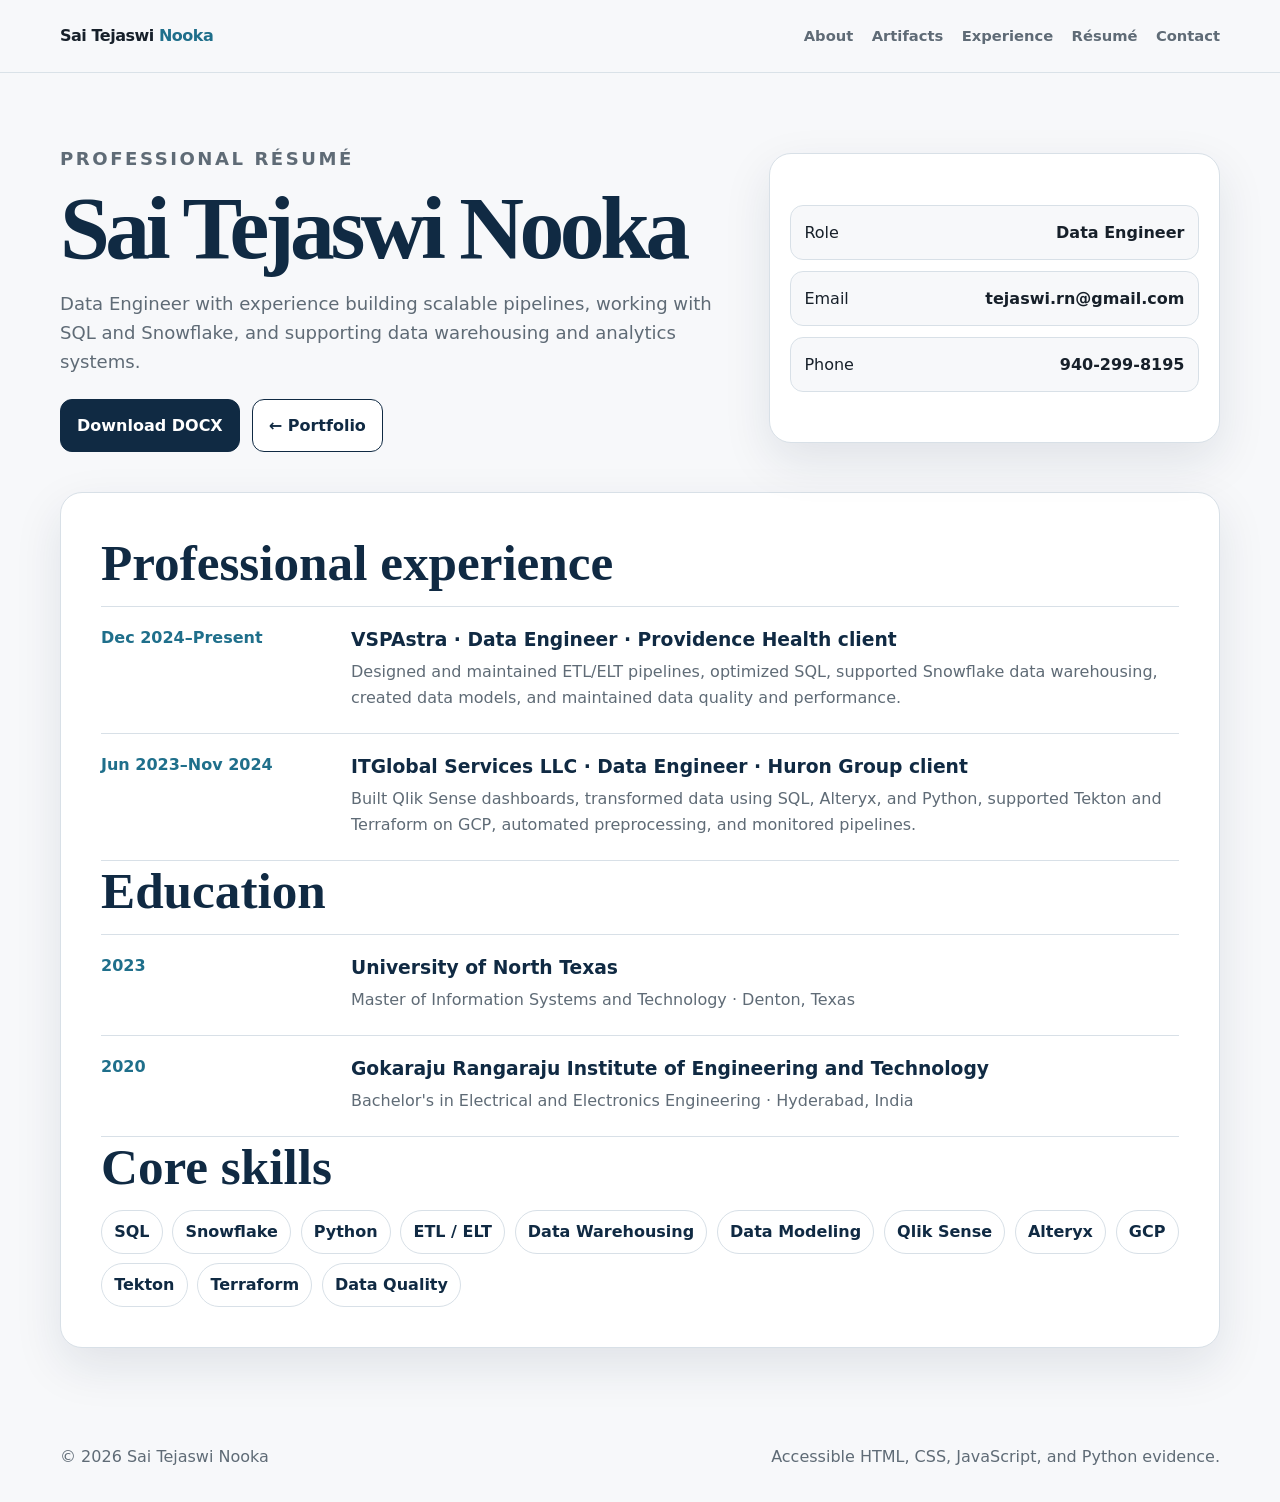
<file: resume.html>
<!doctype html>
<html lang="en"><head><meta charset="utf-8"><meta name="viewport" content="width=device-width,initial-scale=1"><meta name="description" content="Résumé of Sai Tejaswi Nooka, Data Engineer."><title>Résumé | Sai Tejaswi Nooka</title><link rel="stylesheet" href="assets/styles.css"></head><body><a class="skip" href="#main">Skip to content</a><header class="site-header"><nav class="nav" aria-label="Primary navigation"><a class="brand" href="index.html">Sai Tejaswi <span>Nooka</span></a><button class="mobile-toggle" aria-expanded="false" aria-label="Toggle navigation">Menu</button><div class="nav-links"><a href="index.html#about">About</a><a href="index.html#artifacts">Artifacts</a><a href="index.html#experience">Experience</a><a href="resume.html">Résumé</a><a href="index.html#contact">Contact</a></div></nav></header><main id="main">
<section class="container artifact-hero"><div><p class="kicker">Professional résumé</p><h1>Sai Tejaswi Nooka</h1><p>Data Engineer with experience building scalable pipelines, working with SQL and Snowflake, and supporting data warehousing and analytics systems.</p><div class="actions"><a class="btn" href="Sai_Tejaswi_Nooka_Resume.docx">Download DOCX</a><a class="btn secondary" href="index.html">← Portfolio</a></div></div><div class="hero-diagram"><div class="audit-list"><div class="audit-row"><span>Role</span><strong>Data Engineer</strong></div><div class="audit-row"><span>Email</span><strong>tejaswi.rn@gmail.com</strong></div><div class="audit-row"><span>Phone</span><strong>940-299-8195</strong></div></div></div></section>
<section class="container tab-shell"><section class="tab-panel"><h2>Professional experience</h2><div class="experience"><div class="experience-row"><div class="date">Dec 2024–Present</div><div><h3>VSPAstra · Data Engineer · Providence Health client</h3><p>Designed and maintained ETL/ELT pipelines, optimized SQL, supported Snowflake data warehousing, created data models, and maintained data quality and performance.</p></div></div><div class="experience-row"><div class="date">Jun 2023–Nov 2024</div><div><h3>ITGlobal Services LLC · Data Engineer · Huron Group client</h3><p>Built Qlik Sense dashboards, transformed data using SQL, Alteryx, and Python, supported Tekton and Terraform on GCP, automated preprocessing, and monitored pipelines.</p></div></div></div><h2>Education</h2><div class="experience"><div class="experience-row"><div class="date">2023</div><div><h3>University of North Texas</h3><p>Master of Information Systems and Technology · Denton, Texas</p></div></div><div class="experience-row"><div class="date">2020</div><div><h3>Gokaraju Rangaraju Institute of Engineering and Technology</h3><p>Bachelor's in Electrical and Electronics Engineering · Hyderabad, India</p></div></div></div><h2>Core skills</h2><div class="skills"><span class="skill">SQL</span><span class="skill">Snowflake</span><span class="skill">Python</span><span class="skill">ETL / ELT</span><span class="skill">Data Warehousing</span><span class="skill">Data Modeling</span><span class="skill">Qlik Sense</span><span class="skill">Alteryx</span><span class="skill">GCP</span><span class="skill">Tekton</span><span class="skill">Terraform</span><span class="skill">Data Quality</span></div></section></section>
</main><footer class="container"><span>© 2026 Sai Tejaswi Nooka</span><span>Accessible HTML, CSS, JavaScript, and Python evidence.</span></footer><script src="assets/site.js"></script></body></html>
</file>
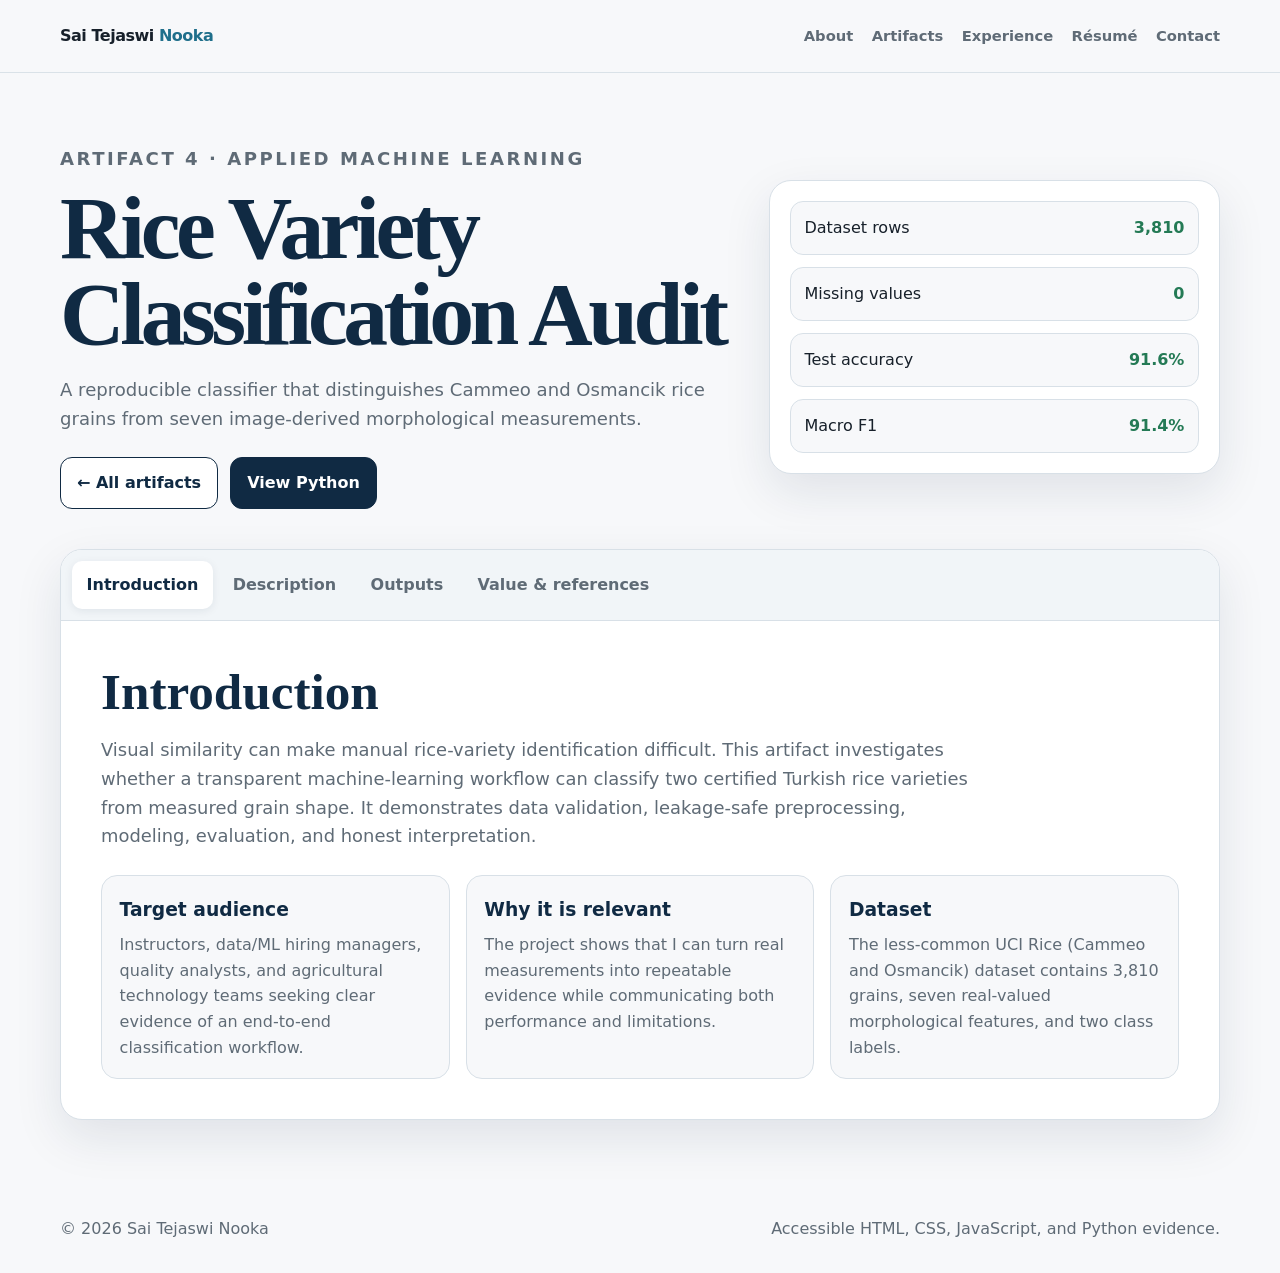
<file: rice-classifier.html>
<!doctype html>
<html lang="en"><head><meta charset="utf-8"><meta name="viewport" content="width=device-width,initial-scale=1"><meta name="description" content="UCI rice-variety classification artifact with dataset, Python code, outputs, and evaluation."><title>Rice Variety Classifier | Sai Tejaswi Nooka</title><link rel="stylesheet" href="assets/styles.css"></head><body><a class="skip" href="#main">Skip to content</a><header class="site-header"><nav class="nav" aria-label="Primary navigation"><a class="brand" href="index.html">Sai Tejaswi <span>Nooka</span></a><button class="mobile-toggle" aria-expanded="false" aria-label="Toggle navigation">Menu</button><div class="nav-links"><a href="index.html#about">About</a><a href="index.html#artifacts">Artifacts</a><a href="index.html#experience">Experience</a><a href="resume.html">Résumé</a><a href="index.html#contact">Contact</a></div></nav></header>
<main id="main"><section class="container artifact-hero"><div><p class="kicker">Artifact 4 · Applied machine learning</p><h1>Rice Variety Classification Audit</h1><p>A reproducible classifier that distinguishes Cammeo and Osmancik rice grains from seven image-derived morphological measurements.</p><div class="actions"><a class="btn secondary" href="index.html#artifacts">← All artifacts</a><a class="btn" href="evidence/rice_variety_analysis.py">View Python</a></div></div><div class="hero-diagram"><div class="audit-list"><div class="audit-row"><span>Dataset rows</span><strong class="badge-pass">3,810</strong></div><div class="audit-row"><span>Missing values</span><strong class="badge-pass">0</strong></div><div class="audit-row"><span>Test accuracy</span><strong class="badge-pass">91.6%</strong></div><div class="audit-row"><span>Macro F1</span><strong class="badge-pass">91.4%</strong></div></div></div></section>
<section class="container tab-shell" data-tabs><div class="tab-list" role="tablist" aria-label="Artifact sections"><button class="tab-button" role="tab" id="tab-1-button" aria-controls="tab-1" aria-selected="true">Introduction</button><button class="tab-button" role="tab" id="tab-2-button" aria-controls="tab-2" aria-selected="false">Description</button><button class="tab-button" role="tab" id="tab-3-button" aria-controls="tab-3" aria-selected="false">Outputs</button><button class="tab-button" role="tab" id="tab-4-button" aria-controls="tab-4" aria-selected="false">Value & references</button></div>
<section class="tab-panel" role="tabpanel" id="tab-1" aria-labelledby="tab-1-button"><h2>Introduction</h2><p class="lede">Visual similarity can make manual rice-variety identification difficult. This artifact investigates whether a transparent machine-learning workflow can classify two certified Turkish rice varieties from measured grain shape. It demonstrates data validation, leakage-safe preprocessing, modeling, evaluation, and honest interpretation.</p><div class="info-grid"><article class="info-card"><h3>Target audience</h3><p>Instructors, data/ML hiring managers, quality analysts, and agricultural technology teams seeking clear evidence of an end-to-end classification workflow.</p></article><article class="info-card"><h3>Why it is relevant</h3><p>The project shows that I can turn real measurements into repeatable evidence while communicating both performance and limitations.</p></article><article class="info-card"><h3>Dataset</h3><p>The less-common UCI Rice (Cammeo and Osmancik) dataset contains 3,810 grains, seven real-valued morphological features, and two class labels.</p></article></div></section>
<section class="tab-panel" role="tabpanel" id="tab-2" aria-labelledby="tab-2-button" hidden><h2>Description</h2><div class="info-grid"><article class="info-card"><h3>Objective</h3><p>Build and evaluate an explainable baseline that predicts Cammeo or Osmancik while preventing preprocessing leakage.</p></article><article class="info-card"><h3>Process</h3><p>Loaded the ARFF data, decoded labels, checked schema, missing values, duplicates, and class balance; created a stratified 80/20 split; fitted scaling only through a training pipeline; trained logistic regression; and evaluated unseen test records with accuracy, macro F1, and a confusion matrix.</p></article><article class="info-card"><h3>Tools and technology</h3><p>Python, pandas, SciPy, scikit-learn, Matplotlib, HTML, CSS, and GitHub Pages.</p></article></div><div class="actions"><a class="btn" href="data/Rice_Cammeo_Osmancik.arff">Open dataset</a><a class="btn secondary" href="evidence/rice_outputs/rice_metrics.json">Open metrics JSON</a></div></section>
<section class="tab-panel" role="tabpanel" id="tab-3" aria-labelledby="tab-3-button" hidden><h2>Code outputs</h2><div class="metric-grid"><article class="metric"><strong>3,810</strong><span>records audited</span></article><article class="metric"><strong>7</strong><span>morphological features</span></article><article class="metric"><strong>91.6%</strong><span>test accuracy</span></article><article class="metric"><strong>91.4%</strong><span>macro F1</span></article></div><div class="evidence-grid"><article class="evidence-card"><h3>Class distribution</h3><img src="evidence/rice_outputs/rice_class_distribution.png" alt="Bar chart showing Cammeo and Osmancik class counts"></article><article class="evidence-card"><h3>Confusion matrix</h3><img src="evidence/rice_outputs/rice_confusion_matrix.png" alt="Confusion matrix for rice variety predictions"></article></div><div class="callout"><strong>Interpretation:</strong> The baseline generalized well on the held-out data and produced similar accuracy and macro F1, but the result applies only to these two varieties and this controlled image-derived dataset. External data from different imaging conditions should be tested before operational use.</div></section>
<section class="tab-panel" role="tabpanel" id="tab-4" aria-labelledby="tab-4-button" hidden><h2>Value proposition of the artifact</h2><div class="info-grid"><article class="info-card"><h3>Unique value</h3><p>Unlike a score-only demonstration, this artifact includes the original dataset, executable code, data-quality audit, saved metrics, visual outputs, leakage-safe pipeline, and limitations in one reviewable package.</p></article><article class="info-card"><h3>Relevance</h3><p>The same workflow supports quality-control and classification problems in agriculture, manufacturing, healthcare imaging, and other domains where measured shape informs a decision.</p></article><article class="info-card"><h3>Reflection</h3><p>This project reinforced that a strong result depends on disciplined preparation and evaluation. My next step would compare cross-validated logistic regression with a tree-based model and test robustness on grains collected under new conditions.</p></article></div><h2>References</h2><ul class="clean-list"><li>Cinar, I., &amp; Koklu, M. (2019). Classification of rice varieties using artificial intelligence methods. <em>International Journal of Intelligent Systems and Applications in Engineering, 7</em>(3), 188–194. https://doi.org/10.18201/ijisae.2019355381</li><li>Cinar, I., &amp; Koklu, M. (2019). <em>Rice (Cammeo and Osmancik)</em> [Data set]. UCI Machine Learning Repository. https://doi.org/10.24432/C5MW4Z</li><li>Pedregosa, F., et al. (2011). Scikit-learn: Machine learning in Python. <em>Journal of Machine Learning Research, 12</em>, 2825–2830.</li></ul></section></section></main>
<footer class="container"><span>© 2026 Sai Tejaswi Nooka</span><span>Accessible HTML, CSS, JavaScript, and Python evidence.</span></footer><script src="assets/site.js"></script></body></html>
</file>
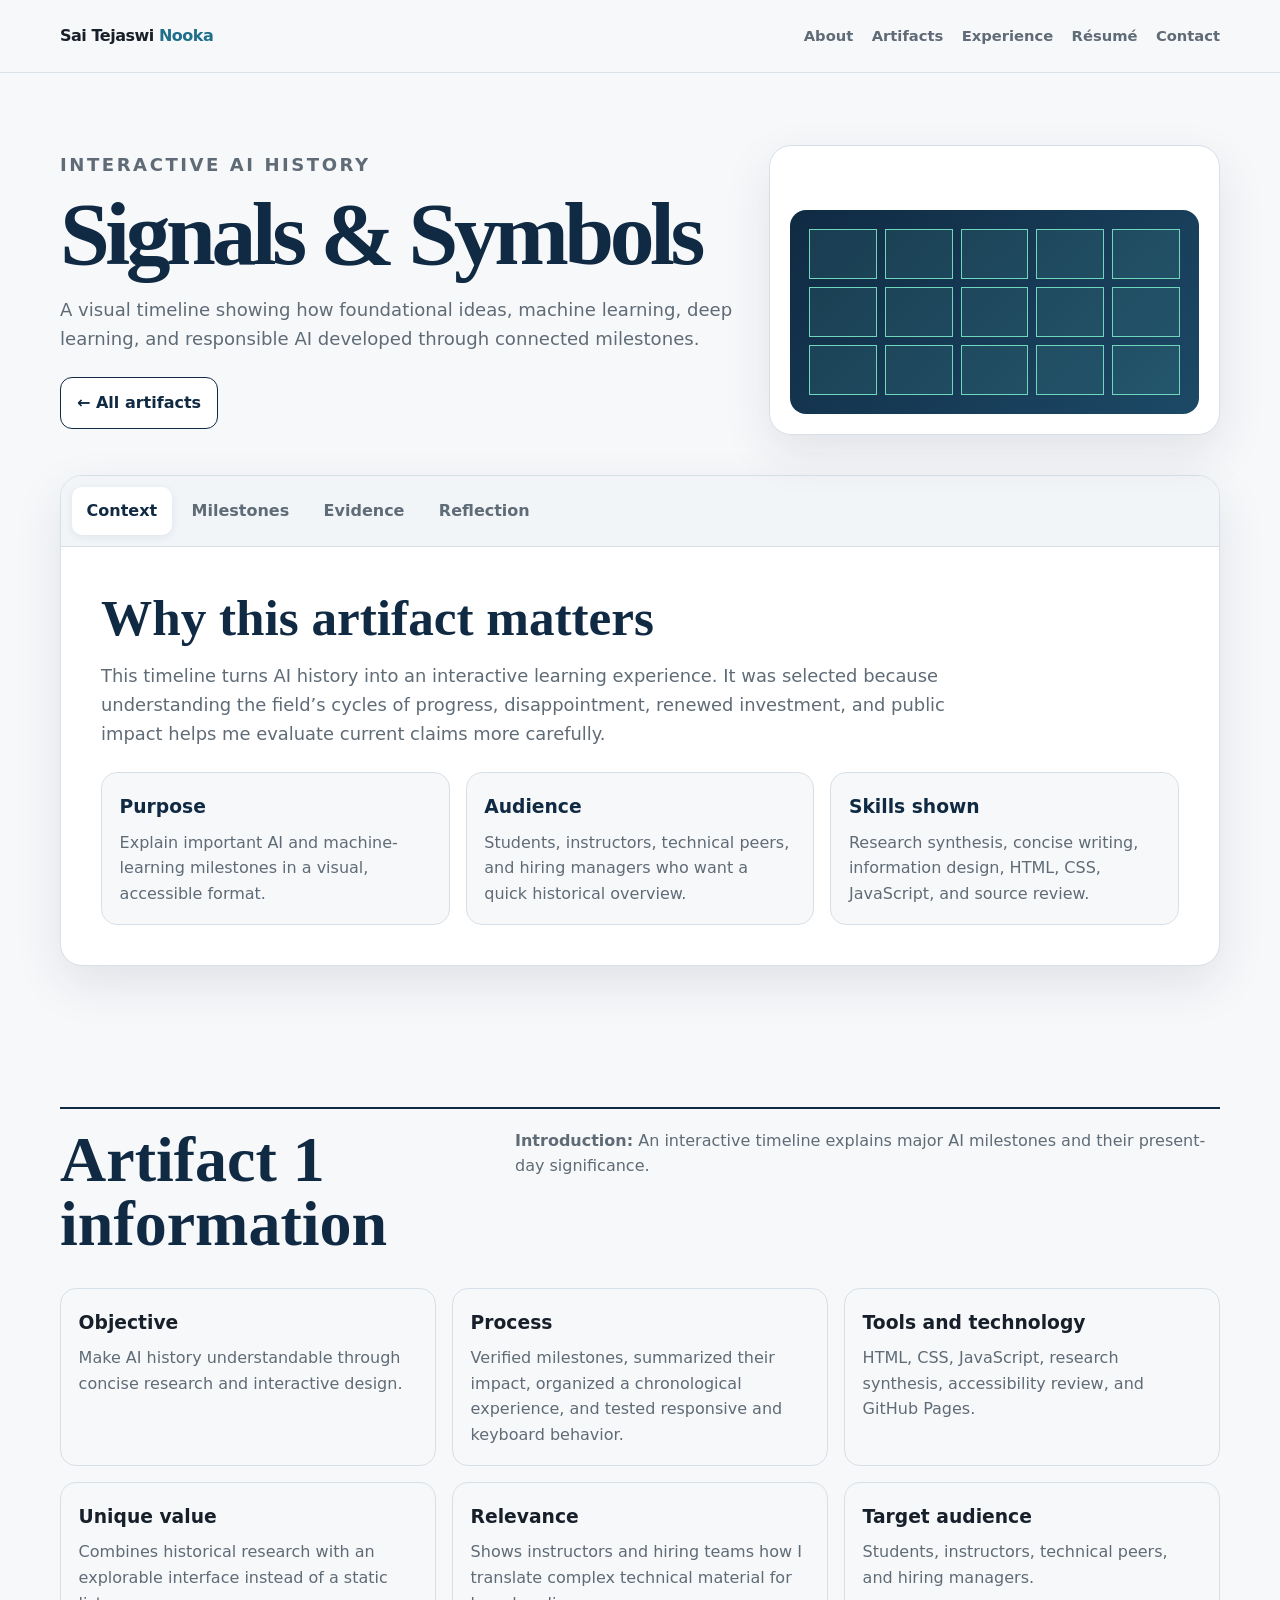
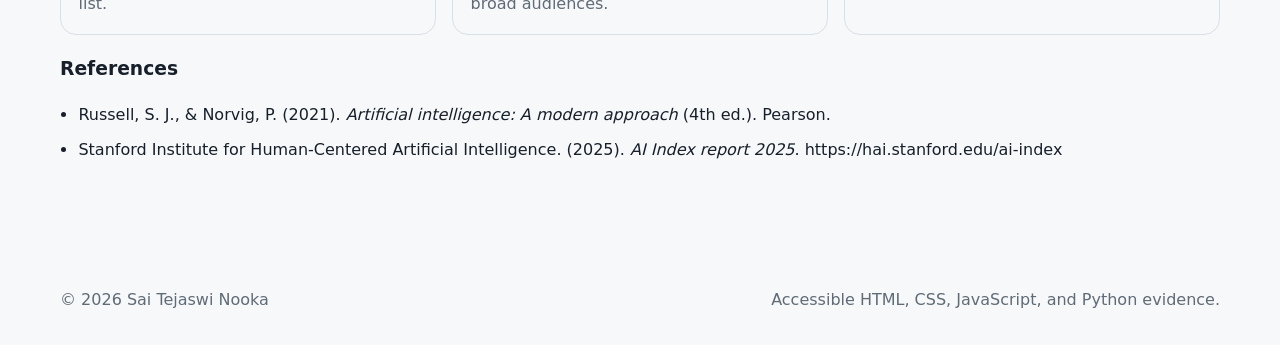
<file: timeline.html>
<!doctype html>
<html lang="en"><head><meta charset="utf-8"><meta name="viewport" content="width=device-width,initial-scale=1"><meta name="description" content="Concise AI history timeline artifact with process evidence and reflection."><title>Signals & Symbols | Sai Tejaswi Nooka</title><link rel="stylesheet" href="assets/styles.css"></head><body><a class="skip" href="#main">Skip to content</a><header class="site-header"><nav class="nav" aria-label="Primary navigation"><a class="brand" href="index.html">Sai Tejaswi <span>Nooka</span></a><button class="mobile-toggle" aria-expanded="false" aria-label="Toggle navigation">Menu</button><div class="nav-links"><a href="index.html#about">About</a><a href="index.html#artifacts">Artifacts</a><a href="index.html#experience">Experience</a><a href="resume.html">Résumé</a><a href="index.html#contact">Contact</a></div></nav></header><main id="main"><section class="container artifact-hero"><div><p class="kicker">Interactive AI history</p><h1>Signals & Symbols</h1><p>A visual timeline showing how foundational ideas, machine learning, deep learning, and responsible AI developed through connected milestones.</p><div class="actions"><a class="btn secondary" href="index.html#artifacts">← All artifacts</a></div></div><div class="hero-diagram"><div class="card-visual timeline" style="width:100%;border-radius:16px" aria-hidden="true"><span></span><span></span><span></span><span></span><span></span><span></span><span></span><span></span><span></span><span></span><span></span><span></span><span></span><span></span><span></span></div></div></section><section class="container tab-shell" data-tabs><div class="tab-list" role="tablist" aria-label="Artifact sections"><button class="tab-button" role="tab" id="tab-1-button" aria-controls="tab-1" aria-selected="true">Context</button><button class="tab-button" role="tab" id="tab-2-button" aria-controls="tab-2" aria-selected="false">Milestones</button><button class="tab-button" role="tab" id="tab-3-button" aria-controls="tab-3" aria-selected="false">Evidence</button><button class="tab-button" role="tab" id="tab-4-button" aria-controls="tab-4" aria-selected="false">Reflection</button></div><section class="tab-panel" role="tabpanel" id="tab-1" aria-labelledby="tab-1-button"><h2>Why this artifact matters</h2><p class="lede">This timeline turns AI history into an interactive learning experience. It was selected because understanding the field’s cycles of progress, disappointment, renewed investment, and public impact helps me evaluate current claims more carefully.</p><div class="info-grid"><article class="info-card"><h3>Purpose</h3><p>Explain important AI and machine-learning milestones in a visual, accessible format.</p></article><article class="info-card"><h3>Audience</h3><p>Students, instructors, technical peers, and hiring managers who want a quick historical overview.</p></article><article class="info-card"><h3>Skills shown</h3><p>Research synthesis, concise writing, information design, HTML, CSS, JavaScript, and source review.</p></article></div></section><section class="tab-panel" role="tabpanel" id="tab-2" aria-labelledby="tab-2-button" hidden><h2>Selected milestones</h2><p class="lede">The complete original timeline remains available through the live link. This portfolio view keeps only the milestones most relevant to the progression from early AI to deep learning and responsible deployment.</p><div class="timeline-grid"><article class="milestone"><time>1950</time><h3>Turing Test</h3><p>A practical question about machine intelligence.</p></article><article class="milestone"><time>1956</time><h3>Dartmouth Workshop</h3><p>Artificial intelligence becomes a named field.</p></article><article class="milestone"><time>1958</time><h3>Perceptron</h3><p>An early learning model adjusts weights from examples.</p></article><article class="milestone"><time>1986</time><h3>Backpropagation</h3><p>Multi-layer networks become more trainable.</p></article><article class="milestone"><time>1997</time><h3>Deep Blue</h3><p>Specialized AI defeats a world chess champion.</p></article><article class="milestone"><time>2012</time><h3>AlexNet</h3><p>Deep CNNs transform image recognition.</p></article><article class="milestone"><time>2014</time><h3>GANs</h3><p>Two networks compete to generate realistic outputs.</p></article><article class="milestone"><time>2017</time><h3>Transformers</h3><p>Attention changes language-model architecture.</p></article><article class="milestone"><time>2022</time><h3>Generative AI</h3><p>Large models reach broad public use.</p></article><article class="milestone"><time>Present</time><h3>Responsible AI</h3><p>Governance, fairness, transparency, and oversight shape adoption.</p></article></div><div class="actions"><a class="btn" href="https://tejaswin2299.github.io/portfolio/" target="_blank" rel="noopener">Open full interactive timeline ↗</a></div></section><section class="tab-panel" role="tabpanel" id="tab-3" aria-labelledby="tab-3-button" hidden><h2>Evidence of process</h2><div class="info-grid"><article class="info-card"><h3>Research</h3><p>I compared milestone dates and descriptions, then shortened the content so each event could be understood quickly.</p></article><article class="info-card"><h3>Design decision</h3><p>I used a circuit-board visual language because it connects computation, hardware, and the historical development of intelligent systems.</p></article><article class="info-card"><h3>Quality control</h3><p>I reviewed the final text, tested keyboard navigation and responsive behavior, and retained a disclosure of how AI supported organization and troubleshooting.</p></article></div><p class="source-note">Evidence: live timeline, source list inside the original page, and the HTML/CSS/JavaScript implementation.</p></section><section class="tab-panel" role="tabpanel" id="tab-4" aria-labelledby="tab-4-button" hidden><h2>Artifact reflection</h2><div class="reflection-copy"><p>I selected this artifact because it demonstrates that I can organize a large amount of technical history into a focused experience for different audiences. Building the timeline required more than collecting dates. I had to decide which milestones mattered, explain their impact in plain language, and design an interface that encouraged exploration instead of presenting another long document.</p><p>The project taught me that AI progress is not a straight line. Periods of high expectations, limited results, improved data, stronger computing, and renewed investment repeatedly changed the field. That pattern reminds me to approach new AI claims with curiosity and evidence, communicate limitations honestly, and remain adaptable when tools or assumptions change.</p></div></section></section><section class="container section requirement-check"><div class="section-head"><h2>Artifact 1 information</h2><p><strong>Introduction:</strong> An interactive timeline explains major AI milestones and their present-day significance.</p></div><div class="info-grid"><article class="info-card"><h3>Objective</h3><p>Make AI history understandable through concise research and interactive design.</p></article><article class="info-card"><h3>Process</h3><p>Verified milestones, summarized their impact, organized a chronological experience, and tested responsive and keyboard behavior.</p></article><article class="info-card"><h3>Tools and technology</h3><p>HTML, CSS, JavaScript, research synthesis, accessibility review, and GitHub Pages.</p></article><article class="info-card"><h3>Unique value</h3><p>Combines historical research with an explorable interface instead of a static list.</p></article><article class="info-card"><h3>Relevance</h3><p>Shows instructors and hiring teams how I translate complex technical material for broad audiences.</p></article><article class="info-card"><h3>Target audience</h3><p>Students, instructors, technical peers, and hiring managers.</p></article></div><h3>References</h3><ul class="clean-list"><li>Russell, S. J., &amp; Norvig, P. (2021). <em>Artificial intelligence: A modern approach</em> (4th ed.). Pearson.</li><li>Stanford Institute for Human-Centered Artificial Intelligence. (2025). <em>AI Index report 2025</em>. https://hai.stanford.edu/ai-index</li></ul></section></main><footer class="container"><span>© 2026 Sai Tejaswi Nooka</span><span>Accessible HTML, CSS, JavaScript, and Python evidence.</span></footer><script src="assets/site.js"></script></body></html>
</file>
<file: assets/styles.css>
:root{
  --navy:#102a43;--blue:#1f6f8b;--cyan:#e7f4f7;--gold:#d9a441;--paper:#f7f8fa;
  --white:#fff;--ink:#17202a;--muted:#5f6b76;--line:#d8e0e7;--success:#247a55;
  --shadow:0 18px 48px rgba(16,42,67,.10);--radius:22px;--max:1160px
}
*{box-sizing:border-box}html{scroll-behavior:smooth}body{margin:0;background:var(--paper);color:var(--ink);font-family:Inter,ui-sans-serif,system-ui,-apple-system,"Segoe UI",Arial,sans-serif;line-height:1.6}
a{color:inherit}button{font:inherit}.skip{position:absolute;left:-9999px}.skip:focus{left:1rem;top:1rem;background:white;padding:.7rem 1rem;z-index:1000}
.site-header{position:sticky;top:0;z-index:50;background:rgba(247,248,250,.92);backdrop-filter:blur(14px);border-bottom:1px solid rgba(216,224,231,.9)}
.nav{width:min(var(--max),calc(100% - 2rem));margin:auto;min-height:72px;display:flex;align-items:center;justify-content:space-between;gap:1rem}.brand{text-decoration:none;font-weight:900;letter-spacing:-.03em}.brand span{color:var(--blue)}
.nav-links{display:flex;gap:1.15rem;align-items:center}.nav-links a{text-decoration:none;color:var(--muted);font-weight:700;font-size:.92rem}.nav-links a:hover,.nav-links a[aria-current="page"]{color:var(--navy)}
.mobile-toggle{display:none;border:1px solid var(--line);background:white;border-radius:12px;padding:.55rem .75rem}.container{width:min(var(--max),calc(100% - 2rem));margin:auto}
.hero{padding:clamp(4.5rem,9vw,8rem) 0 4.5rem;display:grid;grid-template-columns:1.25fr .75fr;gap:3rem;align-items:center}.kicker{margin:0 0 .7rem;color:var(--blue);font-weight:900;text-transform:uppercase;letter-spacing:.14em;font-size:.76rem}.hero h1,.artifact-hero h1{font-family:Georgia,"Times New Roman",serif;line-height:.96;letter-spacing:-.05em;margin:.4rem 0 1.2rem;color:var(--navy)}.hero h1{font-size:clamp(3.2rem,7vw,6.8rem)}.hero-copy{font-size:clamp(1.05rem,2vw,1.28rem);max-width:780px;color:var(--muted)}
.actions,.card-actions{display:flex;flex-wrap:wrap;gap:.75rem;margin-top:1.4rem}.btn{display:inline-flex;align-items:center;justify-content:center;gap:.4rem;text-decoration:none;border:1px solid var(--navy);background:var(--navy);color:white;padding:.78rem 1rem;border-radius:12px;font-weight:850;transition:.2s}.btn:hover{transform:translateY(-2px);box-shadow:0 10px 24px rgba(16,42,67,.14)}.btn.secondary{background:white;color:var(--navy)}.btn.small{padding:.6rem .78rem;font-size:.9rem}
.profile-panel{background:white;border:1px solid var(--line);border-radius:var(--radius);padding:1.5rem;box-shadow:var(--shadow);position:relative;overflow:hidden}.profile-panel:before{content:"";position:absolute;width:160px;height:160px;border-radius:50%;background:var(--cyan);right:-45px;top:-55px}.monogram{position:relative;width:78px;height:78px;border-radius:20px;background:var(--blue);color:white;display:grid;place-items:center;font-family:Georgia,serif;font-size:2rem;font-weight:900}.profile-panel h2{margin:.9rem 0 .2rem}.profile-panel p{color:var(--muted);margin:.25rem 0}.quick-stats{display:grid;grid-template-columns:repeat(3,1fr);gap:.75rem;margin-top:1.2rem}.quick-stats div{background:var(--paper);border:1px solid var(--line);padding:.8rem;border-radius:14px}.quick-stats strong{display:block;color:var(--navy)}
.section{padding:4.8rem 0}.section-head{display:grid;grid-template-columns:.75fr 1.25fr;gap:2rem;border-top:2px solid var(--navy);padding-top:1.2rem;margin-bottom:2rem}.section-head h2{font-family:Georgia,serif;font-size:clamp(2.3rem,5vw,4.6rem);line-height:1;margin:0;color:var(--navy)}.section-head p{margin:0;color:var(--muted);max-width:720px}
.artifact-grid{display:grid;grid-template-columns:repeat(2,1fr);gap:1.15rem}.artifact-card{background:white;border:1px solid var(--line);border-radius:var(--radius);overflow:hidden;box-shadow:0 10px 30px rgba(16,42,67,.06);display:flex;flex-direction:column;min-height:390px}.card-top{padding:1.5rem}.tag{display:inline-flex;align-items:center;gap:.4rem;border-radius:999px;padding:.38rem .7rem;background:var(--cyan);color:var(--blue);font-weight:900;font-size:.75rem;text-transform:uppercase;letter-spacing:.08em}.artifact-card h3{font-family:Georgia,serif;color:var(--navy);font-size:2rem;line-height:1.05;margin:.9rem 0 .65rem}.artifact-card p{color:var(--muted);margin:.3rem 0}.card-visual{margin-top:auto;min-height:145px;padding:1.2rem;background:linear-gradient(135deg,var(--navy),#1c4966);color:white;display:flex;align-items:center;justify-content:center}.card-visual.timeline{font-family:"Courier New",monospace;display:grid;grid-template-columns:repeat(5,1fr);gap:.5rem}.card-visual.timeline span{height:50px;border:1px solid #70d7bd;background:rgba(112,215,189,.1)}.card-visual.path{display:grid;grid-template-columns:repeat(4,1fr);gap:.65rem}.card-visual.path b{display:grid;place-items:center;background:white;color:var(--blue);border-radius:14px;min-height:78px;font-family:Georgia,serif;font-size:2rem}.card-visual.network{gap:.8rem}.node{width:42px;height:42px;border:2px solid #fff;border-radius:50%;background:rgba(255,255,255,.1);position:relative}.node:after{content:"";position:absolute;width:42px;height:2px;background:rgba(255,255,255,.65);left:40px;top:18px}.node:last-child:after{display:none}.card-visual.code{font-family:"Courier New",monospace;align-items:flex-start;justify-content:flex-start;flex-direction:column;font-size:.86rem}.card-visual.code em{color:#8ff0b7;font-style:normal}
.value-grid{display:grid;grid-template-columns:repeat(3,1fr);gap:1rem}.value-card{background:white;border:1px solid var(--line);border-radius:18px;padding:1.3rem}.value-card strong{display:block;font-size:2rem;color:var(--blue);font-family:Georgia,serif}.value-card h3{margin:.45rem 0}.value-card p{color:var(--muted);margin:0}
.experience{display:grid;grid-template-columns:250px 1fr;border-top:1px solid var(--line)}.experience-row{display:contents}.experience-row>*{border-bottom:1px solid var(--line);padding:1.15rem 0}.date{color:var(--blue);font-weight:900}.experience h3{margin:0}.experience p{color:var(--muted);margin:.25rem 0}.skills{display:flex;flex-wrap:wrap;gap:.6rem}.skill{background:white;border:1px solid var(--line);border-radius:999px;padding:.5rem .76rem;font-weight:800;color:var(--navy)}
.contact{background:var(--navy);color:white;border-radius:var(--radius);padding:clamp(2rem,5vw,4rem);display:grid;grid-template-columns:1fr auto;gap:2rem;align-items:center}.contact h2{font-family:Georgia,serif;font-size:clamp(2rem,5vw,4rem);line-height:1;margin:.3rem 0}.contact p{color:#d8e4ec}.contact .btn{background:var(--gold);border-color:var(--gold);color:var(--navy)}
footer{padding:2rem 0;color:var(--muted);display:flex;justify-content:space-between;gap:1rem;flex-wrap:wrap}
/* Artifact pages */
.artifact-hero{padding:4.5rem 0 2.5rem;display:grid;grid-template-columns:1.2fr .8fr;gap:2rem;align-items:center}.artifact-hero h1{font-size:clamp(3rem,7vw,6rem)}.artifact-hero p{font-size:1.13rem;color:var(--muted);max-width:760px}.hero-diagram{background:white;border:1px solid var(--line);border-radius:var(--radius);min-height:290px;padding:1.25rem;box-shadow:var(--shadow);display:grid;place-items:center;overflow:hidden}
.tab-shell{background:white;border:1px solid var(--line);border-radius:var(--radius);box-shadow:var(--shadow);margin-bottom:4rem;overflow:hidden}.tab-list{display:flex;gap:.35rem;padding:.7rem;border-bottom:1px solid var(--line);background:#f1f5f8;overflow:auto}.tab-button{border:0;background:transparent;color:var(--muted);padding:.7rem .9rem;border-radius:10px;font-weight:850;white-space:nowrap;cursor:pointer}.tab-button[aria-selected="true"]{background:white;color:var(--navy);box-shadow:0 2px 8px rgba(16,42,67,.08)}.tab-panel{padding:clamp(1.35rem,4vw,2.5rem)}.tab-panel[hidden]{display:none}.tab-panel h2{font-family:Georgia,serif;color:var(--navy);font-size:clamp(2rem,4vw,3.4rem);line-height:1.05;margin:.2rem 0 1rem}.tab-panel h3{color:var(--navy)}.lede{font-size:1.12rem;color:var(--muted);max-width:880px}
.info-grid{display:grid;grid-template-columns:repeat(3,1fr);gap:1rem;margin-top:1.5rem}.info-card{border:1px solid var(--line);border-radius:16px;padding:1.1rem;background:var(--paper)}.info-card h3{margin:.1rem 0 .45rem}.info-card p{margin:0;color:var(--muted)}
.timeline-grid{display:grid;grid-template-columns:repeat(4,1fr);gap:.8rem;margin-top:1.5rem}.milestone{border:1px solid var(--line);background:var(--paper);padding:1rem;border-radius:15px}.milestone time{color:var(--blue);font-weight:900}.milestone h3{font-size:1rem;margin:.35rem 0}.milestone p{font-size:.9rem;color:var(--muted);margin:0}
.path-grid,.concept-grid{display:grid;grid-template-columns:repeat(4,1fr);gap:.8rem;margin-top:1.4rem}.path-step,.concept{border:1px solid var(--line);border-radius:16px;padding:1rem}.path-step b{font-family:Georgia,serif;font-size:2.4rem;color:var(--blue)}.path-step p,.concept p{color:var(--muted);margin:.4rem 0 0}.concept h3{margin:.1rem 0}.metric-grid{display:grid;grid-template-columns:repeat(4,1fr);gap:.8rem;margin:1.5rem 0}.metric{border:1px solid var(--line);border-radius:16px;padding:1rem;background:var(--paper)}.metric strong{display:block;font-size:2rem;color:var(--blue);font-family:Georgia,serif}.metric span{color:var(--muted);font-size:.88rem}.evidence-grid{display:grid;grid-template-columns:1fr 1fr;gap:1rem}.evidence-card{border:1px solid var(--line);border-radius:16px;padding:1rem;background:var(--paper)}.evidence-card img{display:block;width:100%;height:auto;border-radius:10px;border:1px solid var(--line)}.evidence-card pre{white-space:pre-wrap;overflow:auto;background:#0d2433;color:#dff9e7;padding:1rem;border-radius:12px;font-size:.82rem}.clean-list{padding-left:1.15rem}.clean-list li{margin:.55rem 0}.callout{border-left:5px solid var(--gold);background:#fff8e8;padding:1rem 1.1rem;border-radius:0 12px 12px 0;margin:1.2rem 0}.reflection-copy{max-width:900px}.reflection-copy p{font-size:1.08rem;color:#334554}.source-note{font-size:.9rem;color:var(--muted);border-top:1px solid var(--line);padding-top:1rem;margin-top:1.4rem}.badge-pass{color:var(--success);font-weight:900}
.network-diagram{display:flex;align-items:center;gap:.6rem}.network-column{display:grid;gap:.45rem}.network-column span{width:34px;height:34px;border-radius:50%;border:2px solid var(--blue);background:var(--cyan)}.network-arrow{font-size:2rem;color:var(--gold)}.audit-list{width:100%;display:grid;gap:.7rem}.audit-row{display:grid;grid-template-columns:1fr auto;gap:1rem;padding:.85rem;border:1px solid var(--line);border-radius:13px;background:var(--paper)}
@media(max-width:900px){.hero,.artifact-hero,.section-head,.contact{grid-template-columns:1fr}.artifact-grid,.evidence-grid{grid-template-columns:1fr}.value-grid,.info-grid,.metric-grid{grid-template-columns:repeat(2,1fr)}.timeline-grid,.path-grid,.concept-grid{grid-template-columns:repeat(2,1fr)}.profile-panel{max-width:620px}.nav-links{display:none}.mobile-toggle{display:block}.nav-links.open{display:flex;position:absolute;left:1rem;right:1rem;top:65px;background:white;border:1px solid var(--line);border-radius:16px;padding:1rem;flex-direction:column;align-items:flex-start;box-shadow:var(--shadow)}}
@media(max-width:600px){.hero{padding-top:3rem}.artifact-grid,.value-grid,.info-grid,.metric-grid,.timeline-grid,.path-grid,.concept-grid{grid-template-columns:1fr}.quick-stats{grid-template-columns:1fr}.experience{grid-template-columns:1fr}.experience-row{display:block;border-bottom:1px solid var(--line);padding:.8rem 0}.experience-row>*{border:0;padding:.15rem 0}.contact{padding:1.5rem}.tab-panel{padding:1.2rem}.hero-diagram{min-height:220px}}
@media(prefers-reduced-motion:reduce){*{scroll-behavior:auto!important;transition:none!important}}
</file>
